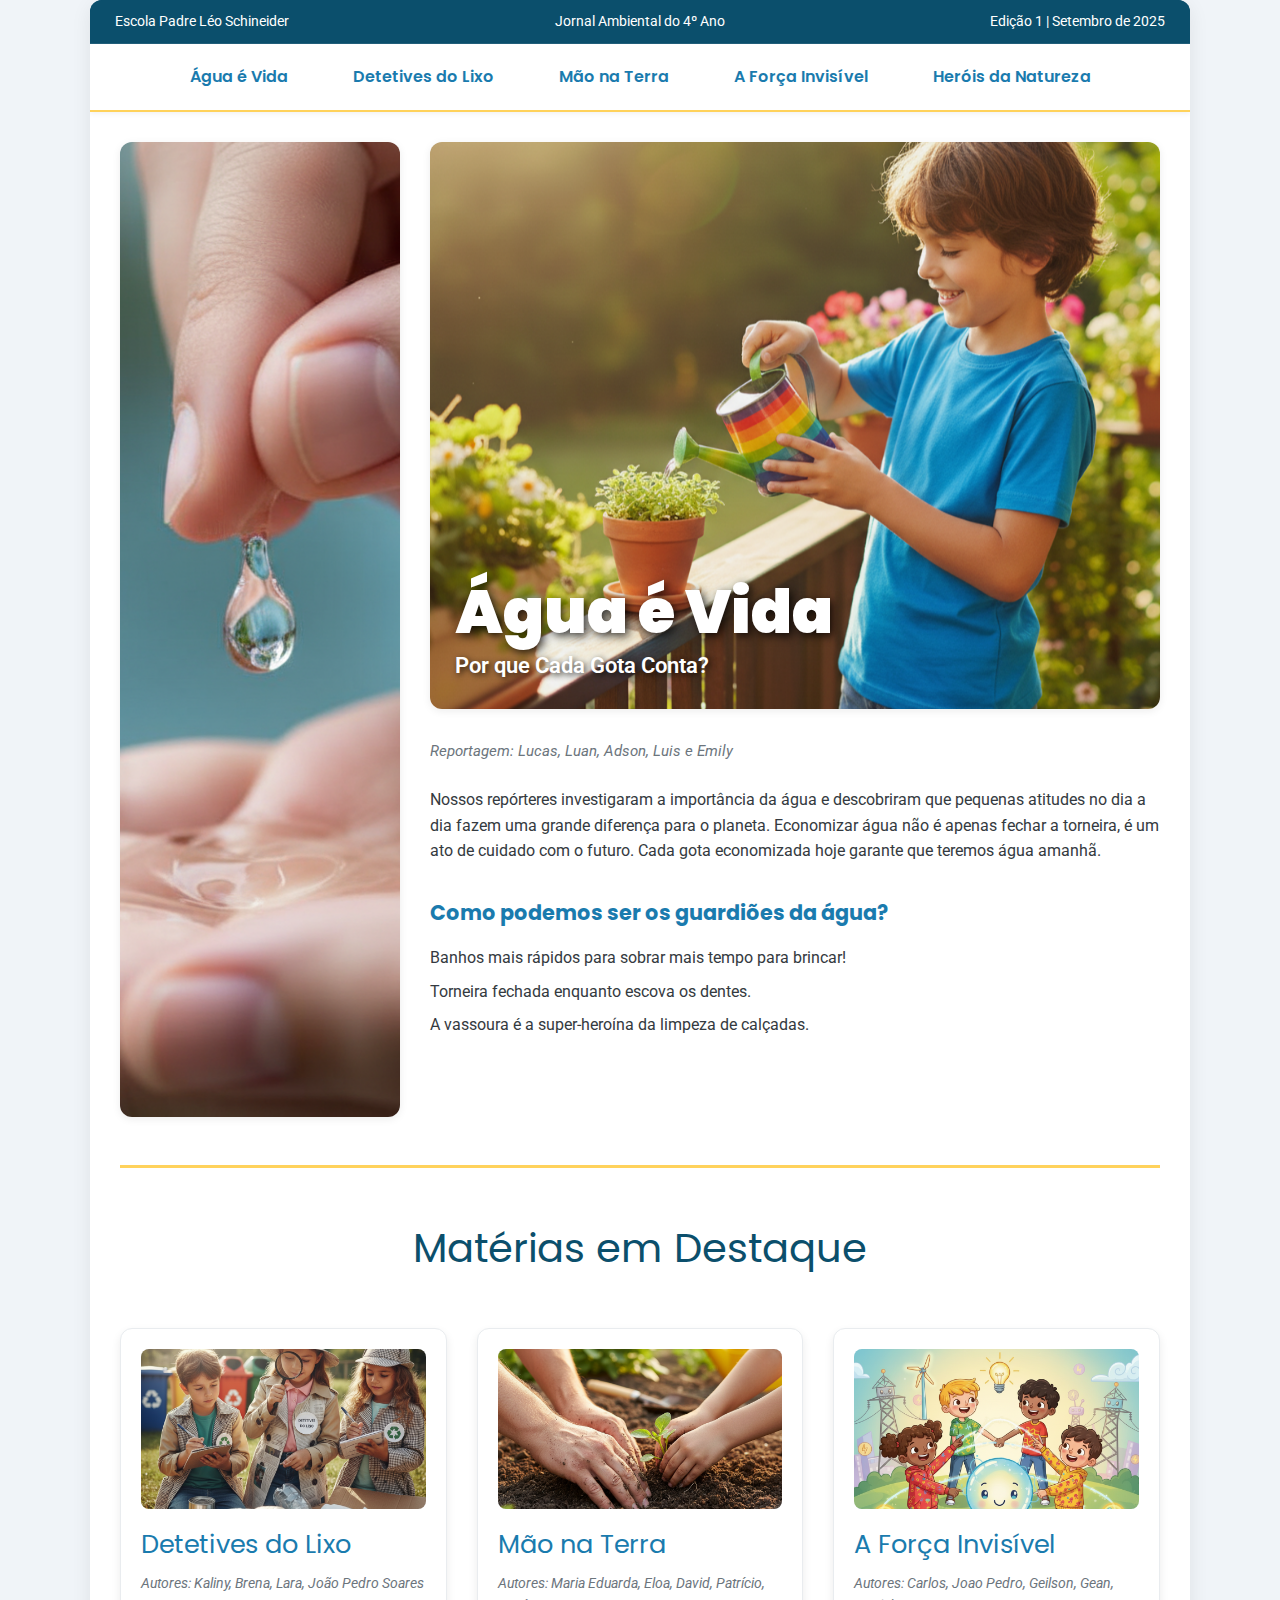
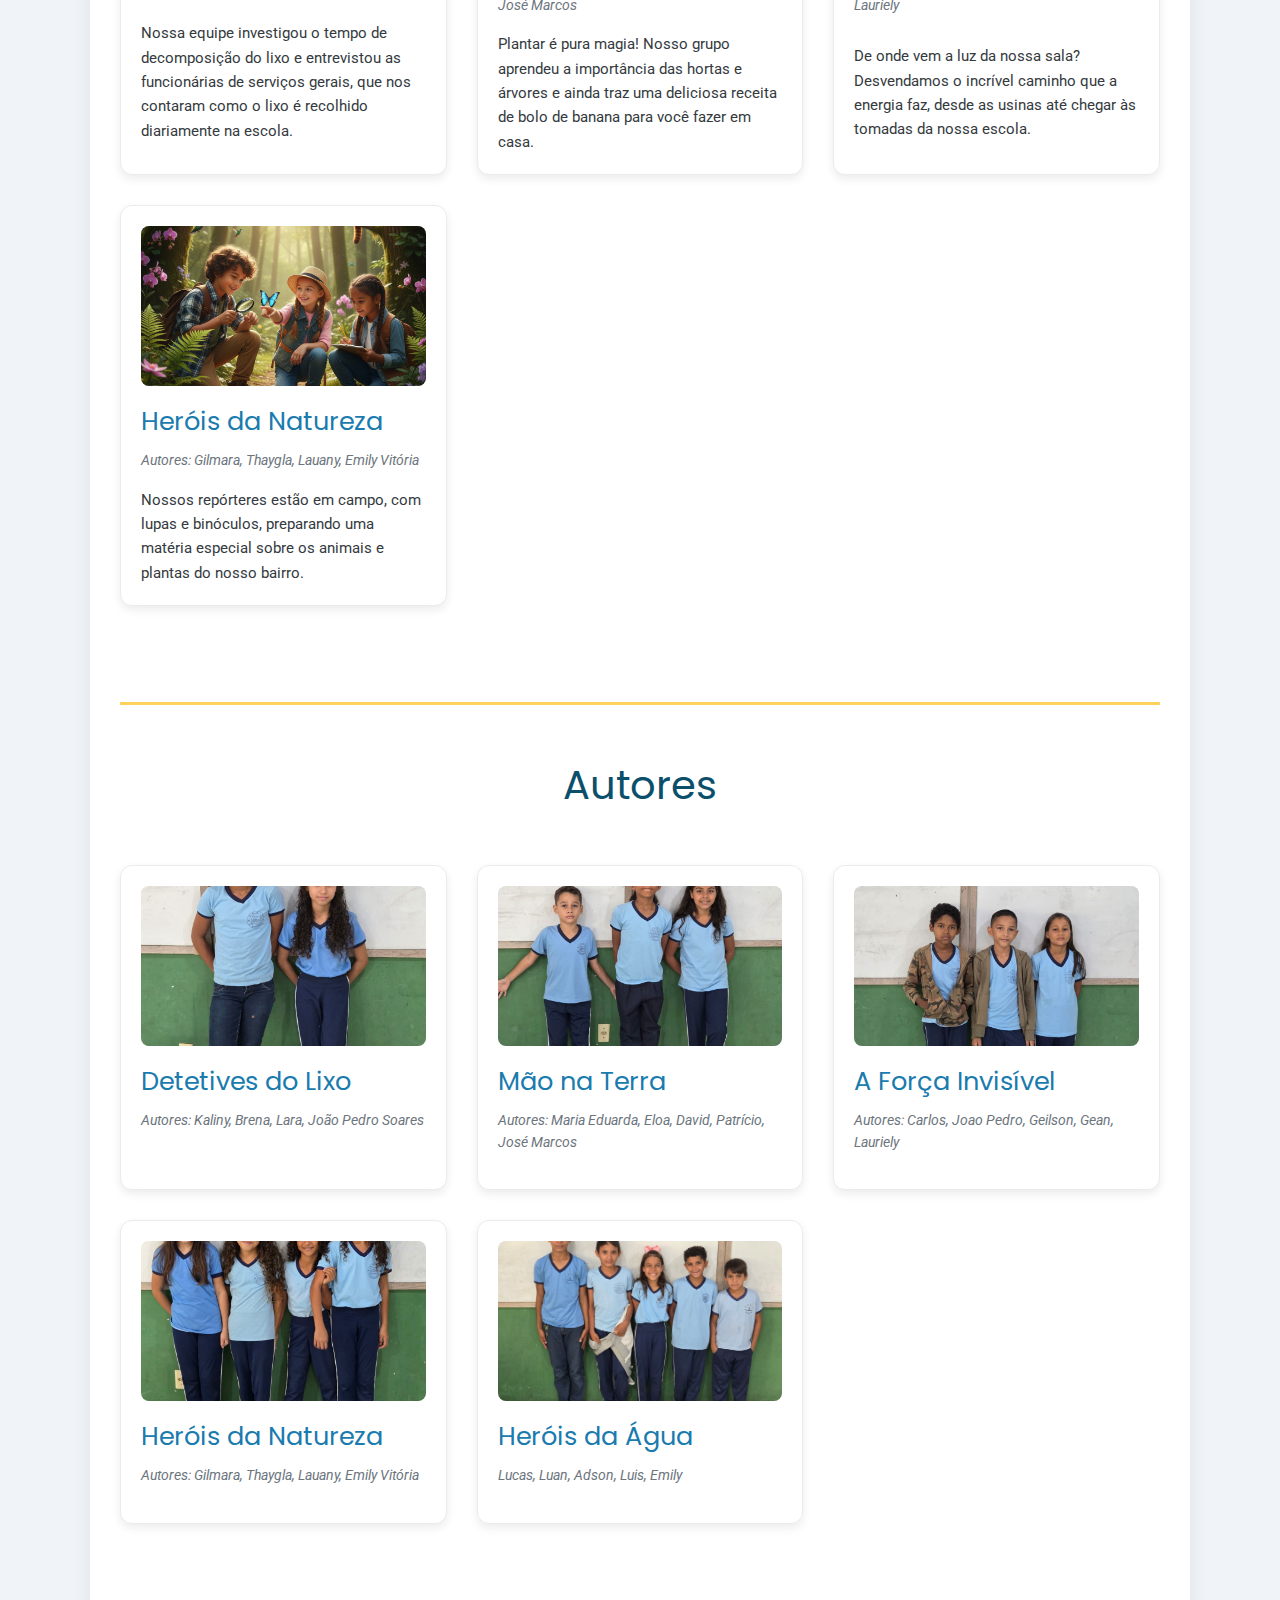
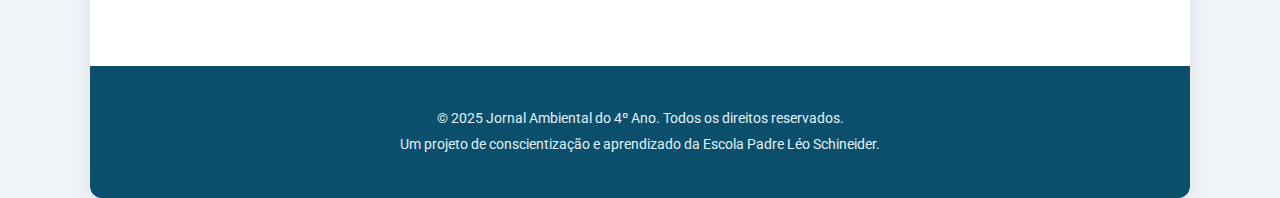
<file: index.html>
<!DOCTYPE html>
<html lang="pt-BR">
<head>
    <meta charset="UTF-8">
    <meta name="viewport" content="width=device-width, initial-scale=1.0">
    <title>Jornal Ambiental do 4º Ano</title>
    <link rel="stylesheet" href="styles/index/reset.css"> 
    <link rel="stylesheet" href="styles/index/style.css"> 
</head>
<body>
    <div class="container">
        <header>
            <div class="header-info">
                <span>Escola Padre Léo Schineider</span>
                <span>Jornal Ambiental do 4º Ano</span>
                <span>Edição 1 | Setembro de 2025</span>
            </div>
            <nav class="main-nav">
                <ul>
                    <li><a href="materia-agua.html">Água é Vida</a></li>
                    <li><a href="materia-lixo.html">Detetives do Lixo</a></li>
                    <li><a href="materia-horta.html">Mão na Terra</a></li>
                    <li><a href="materia-energia.html">A Força Invisível</a></li>
                    <li><a href="materia-natureza.html">Heróis da Natureza</a></li>
                </ul>
            </nav>
        </header>

        <main>
            <section class="main-article">
                <div class="side-photo-placeholder">
                    <img src="assets/mao-gota-dagua.png" alt="Mãos segurando uma gota d'água">
                </div>
                <div class="main-photo-placeholder">
                    <img src="assets/menino-regador.png" alt="Criança regando uma planta">
                    <div class="image-title-overlay">
                        <h1>Água é Vida</h1>
                        <p>Por que Cada Gota Conta?</p>
                    </div>
                </div>
                <div class="main-content">
                    <h2 class="article-title">Água é Vida: Por que Cada Gota Conta?</h2>
                    <p class="autores">Reportagem: <strong>Lucas, Luan, Adson, Luis e Emily</strong></p>
                    <p>Nossos repórteres investigaram a importância da água e descobriram que pequenas atitudes no dia a dia fazem uma grande diferença para o planeta. Economizar água não é apenas fechar a torneira, é um ato de cuidado com o futuro. Cada gota economizada hoje garante que teremos água amanhã.</p>
                    <h4>Como podemos ser os guardiões da água?</h4>
                    <ul>
                        <li>Banhos mais rápidos para sobrar mais tempo para brincar!</li>
                        <li>Torneira fechada enquanto escova os dentes.</li>
                        <li>A vassoura é a super-heroína da limpeza de calçadas.</li>
                    </ul>
                </div>
            </section>

            <section class="featured-section">
                <h2>Matérias em Destaque</h2>
                <div class="featured-articles-grid">
                     <a href="materia-lixo.html" class="featured-card">
                        <div class="card-photo-wrapper">
                            <img src="assets/detetive-lixo.png" alt="Criança olhando para o lixo no chão">
                        </div>
                        <h3>Detetives do Lixo</h3>
                        <p class="autores">Autores: Kaliny, Brena, Lara, João Pedro Soares</p>
                        <p>Nossa equipe investigou o tempo de decomposição do lixo e entrevistou as funcionárias de serviços gerais, que nos contaram como o lixo é recolhido diariamente na escola.</p>
                    </a>
                    <a href="materia-horta.html" class="featured-card">
                        <div class="card-photo-wrapper">
                             <img src="assets/mao-na-terra.png" alt="Mãos plantando uma semente">
                        </div>
                        <h3>Mão na Terra</h3>
                        <p class="autores">Autores: Maria Eduarda, Eloa, David, Patrício, José Marcos</p>
                        <p>Plantar é pura magia! Nosso grupo aprendeu a importância das hortas e árvores e ainda traz uma deliciosa receita de bolo de banana para você fazer em casa.</p>
                    </a>
                    <a href="materia-energia.html" class="featured-card">
                        <div class="card-photo-wrapper">
                             <img src="assets/forca-invisivel.png" alt="Lâmpada acesa com raios de energia">
                        </div>
                        <h3>A Força Invisível</h3>
                        <p class="autores">Autores: Carlos, Joao Pedro, Geilson, Gean, Lauriely</p>
                        <p>De onde vem a luz da nossa sala? Desvendamos o incrível caminho que a energia faz, desde as usinas até chegar às tomadas da nossa escola.</p>
                    </a>
                     <a href="materia-natureza.html" class="featured-card">
                        <div class="card-photo-wrapper">
                             <img src="assets/herois-natureza.png" alt="Crianças explorando a natureza com lupa e binóculos">
                        </div>
                        <h3>Heróis da Natureza</h3>
                        <p class="autores">Autores: Gilmara, Thaygla, Lauany, Emily Vitória</p>
                        <p>Nossos repórteres estão em campo, com lupas e binóculos, preparando uma matéria especial sobre os animais e plantas do nosso bairro.</p>
                    </a>
                </div>
            </section>

                       <section class="featured-section">
                <h2>Autores</h2>
                <div class="featured-articles-grid">
                     <a href="materia-lixo.html" class="featured-card">
                        <div class="card-photo-wrapper">
                            <img src="assets/grupo-detetives-lixo.jpg" alt="Criança olhando para o lixo no chão">
                        </div>
                        <h3>Detetives do Lixo</h3>
                        <p class="autores">Autores: Kaliny, Brena, Lara, João Pedro Soares</p>
                    </a>
                    <a href="materia-horta.html" class="featured-card">
                        <div class="card-photo-wrapper">
                             <img src="assets/grupo-mao-terra.jpg" alt="Mãos plantando uma semente">
                        </div>
                        <h3>Mão na Terra</h3>
                        <p class="autores">Autores: Maria Eduarda, Eloa, David, Patrício, José Marcos</p>
                    </a>
                    <a href="materia-energia.html" class="featured-card">
                        <div class="card-photo-wrapper">
                             <img src="assets/grupo-energia.jpg" alt="Lâmpada acesa com raios de energia">
                        </div>
                        <h3>A Força Invisível</h3>
                        <p class="autores">Autores: Carlos, Joao Pedro, Geilson, Gean, Lauriely</p>
                    </a>
                     <a href="materia-natureza.html" class="featured-card">
                        <div class="card-photo-wrapper">
                             <img src="assets/grupo-herois-natureza.jpg" alt="Crianças explorando a natureza com lupa e binóculos">
                        </div>
                        <h3>Heróis da Natureza</h3>
                        <p class="autores">Autores: Gilmara, Thaygla, Lauany, Emily Vitória</p>
                    </a>
                        <a href="materia-agua.html" class="featured-card">
                        <div class="card-photo-wrapper">
                             <img src="assets/grupo-agua.jpg" alt="Crianças explorando a água com lupa e binóculos">
                        </div>
                        <h3>Heróis da Água</h3>
                        <p class="autores">Lucas, Luan, Adson, Luis, Emily</p>
                    </a>
                </div>
            </section>
        </main>

        <footer class="site-footer">
            <p>&copy; 2025 Jornal Ambiental do 4º Ano. Todos os direitos reservados.</p>
            <p>Um projeto de conscientização e aprendizado da Escola Padre Léo Schineider.</p>
        </footer>
    </div>
</body>
</html>
</file>
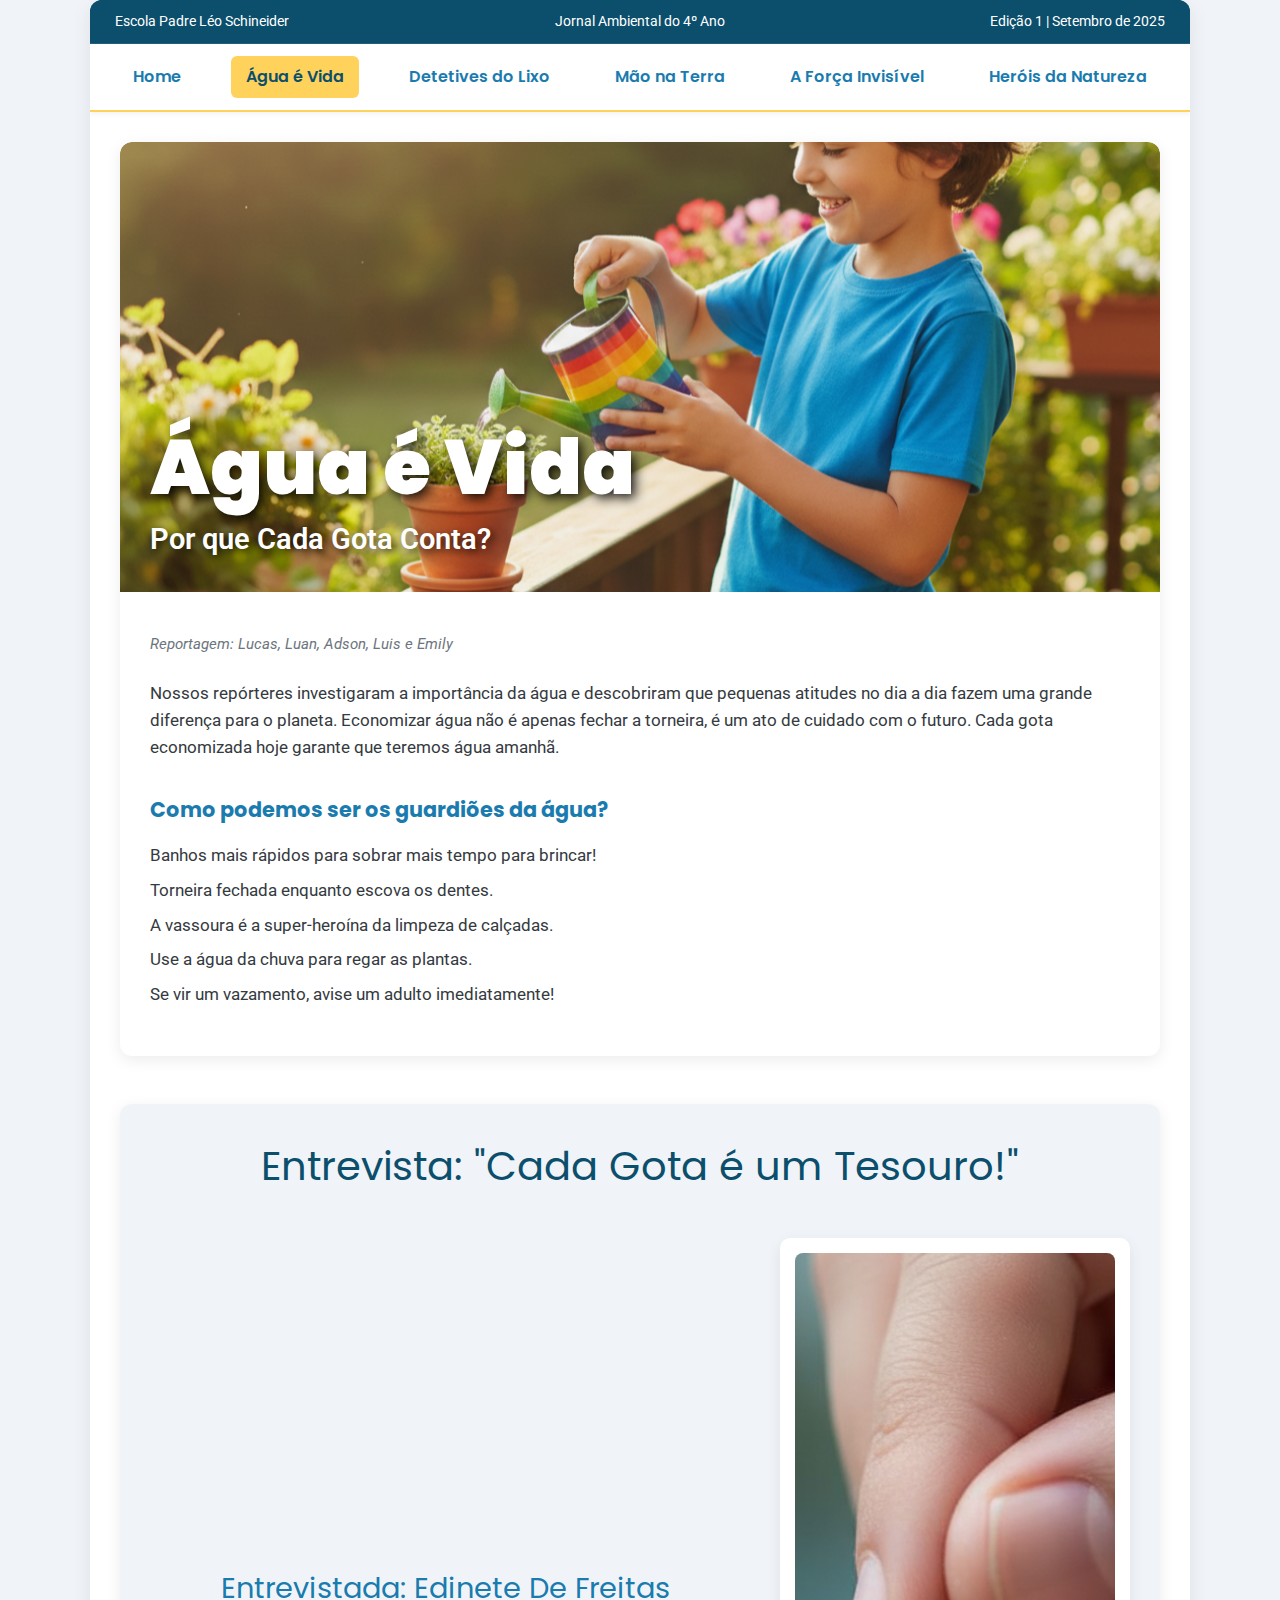
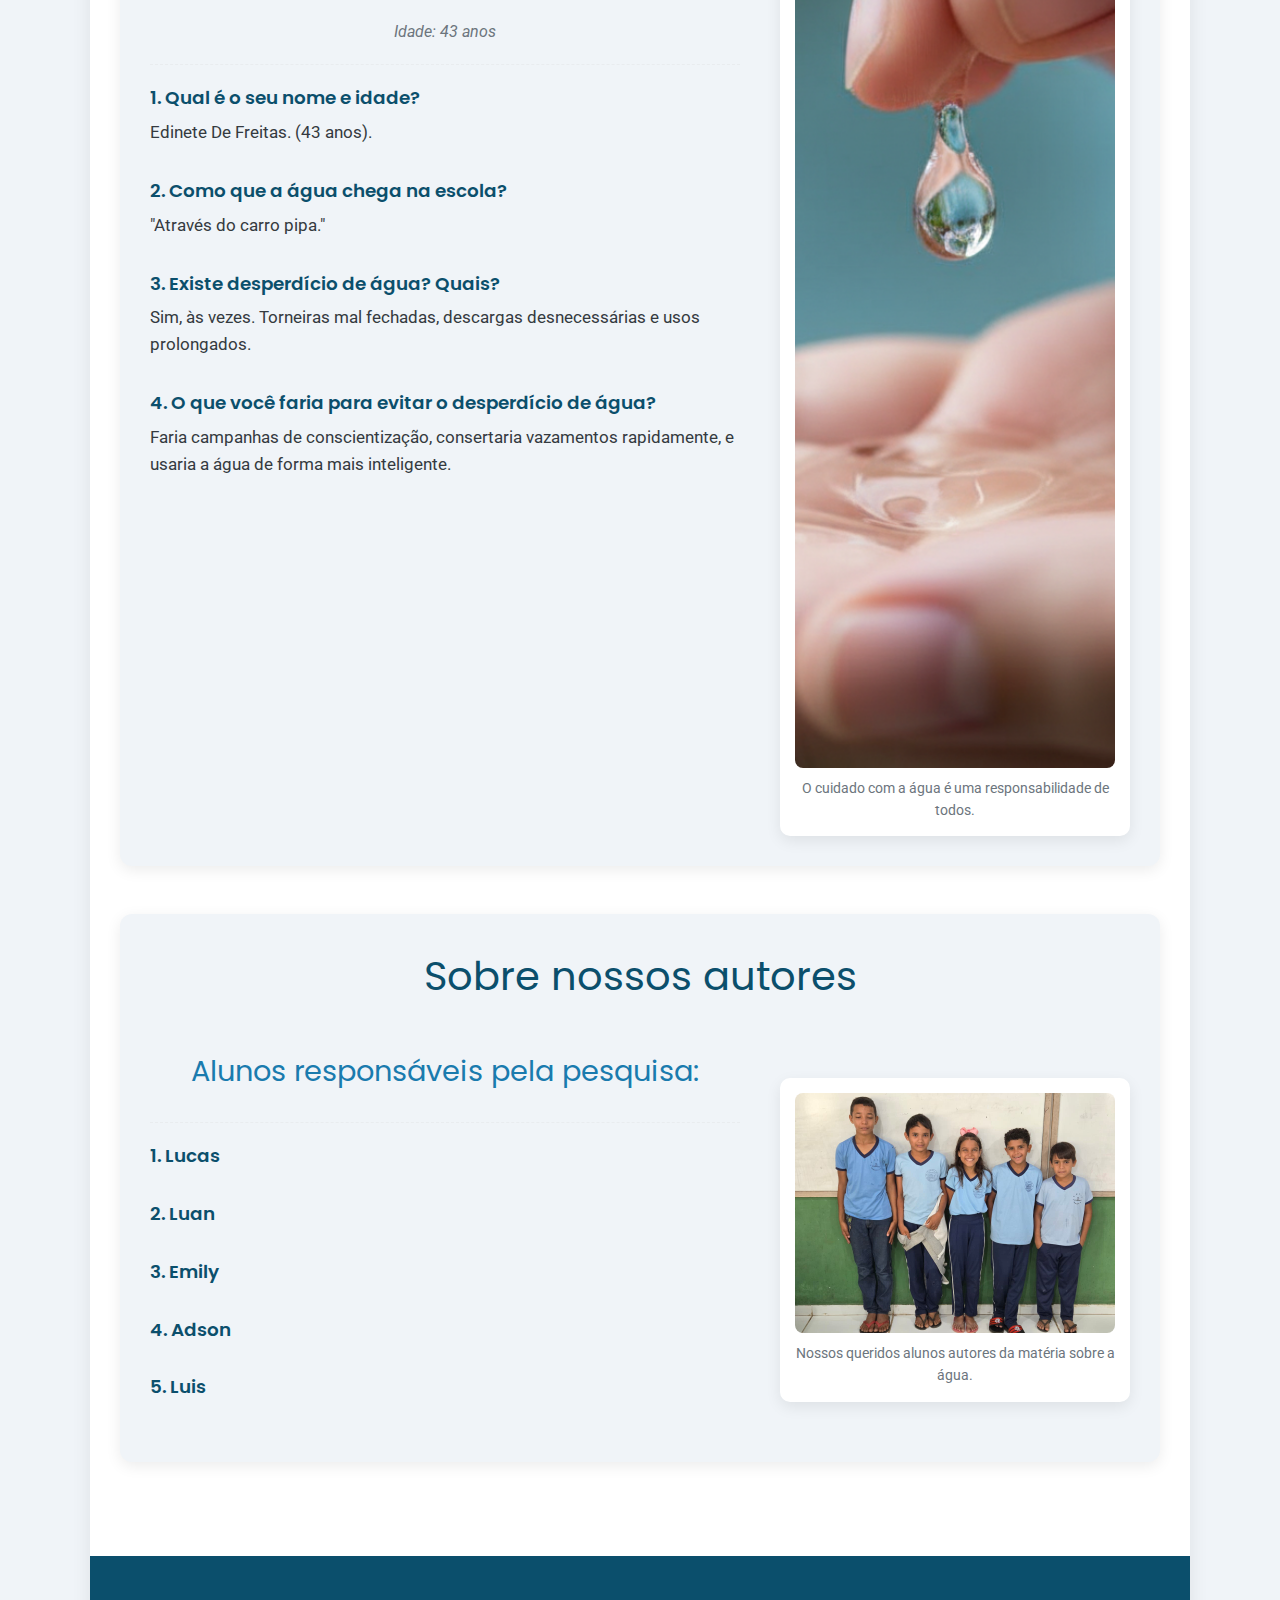
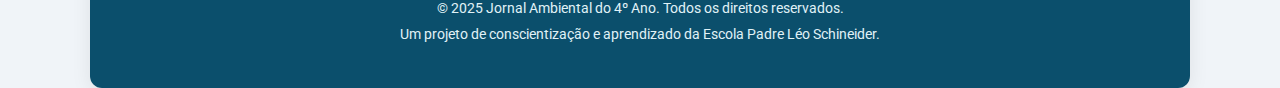
<file: materia-agua.html>
<!DOCTYPE html>
<html lang="pt-BR">
<head>
    <meta charset="UTF-8">
    <meta name="viewport" content="width=device-width, initial-scale=1.0">
    <title>Água é Vida | Jornal Ambiental do 4º Ano</title>
    <link rel="stylesheet" href="styles/index/reset.css"> 
    <link rel="stylesheet" href="styles/index/style.css"> 
    <link rel="stylesheet" href="styles/materia-agua/style.css">
</head>
<body>
    <div class="container">
        <header>
            <div class="header-info">
                <span>Escola Padre Léo Schineider</span>
                <span>Jornal Ambiental do 4º Ano</span>
                <span>Edição 1 | Setembro de 2025</span>
            </div>
            <nav class="main-nav">
                <ul>
                    <li><a href="index.html">Home</a></li>
                    <li><a href="materia-agua.html" class="active">Água é Vida</a></li>
                    <li><a href="materia-lixo.html">Detetives do Lixo</a></li>
                    <li><a href="materia-horta.html">Mão na Terra</a></li>
                    <li><a href="materia-energia.html">A Força Invisível</a></li>
                    <li><a href="materia-natureza.html">Heróis da Natureza</a></li>
                    </ul>
            </nav>
        </header>

        <main class="single-article-page">
            <article class="main-content-full">
                <div class="article-header-image">
                    <img src="assets/menino-regador.png" alt="Criança regando uma planta">
                    <div class="image-title-overlay">
                        <h1>Água é Vida</h1>
                        <p>Por que Cada Gota Conta?</p>
                    </div>
                </div>

                <div class="article-body">
                    <p class="autores">Reportagem: <strong>Lucas, Luan, Adson, Luis e Emily</strong></p>
                    <p>Nossos repórteres investigaram a importância da água e descobriram que pequenas atitudes no dia a dia fazem uma grande diferença para o planeta. Economizar água não é apenas fechar a torneira, é um ato de cuidado com o futuro. Cada gota economizada hoje garante que teremos água amanhã.</p>
                    <h4>Como podemos ser os guardiões da água?</h4>
                    <ul>
                        <li>Banhos mais rápidos para sobrar mais tempo para brincar!</li>
                        <li>Torneira fechada enquanto escova os dentes.</li>
                        <li>A vassoura é a super-heroína da limpeza de calçadas.</li>
                        <li>Use a água da chuva para regar as plantas.</li>
                        <li>Se vir um vazamento, avise um adulto imediatamente!</li>
                    </ul>
                </div>
            </article>

            <section class="interview-section">
                <h2>Entrevista: "Cada Gota é um Tesouro!"</h2>
                <div class="interview-grid-container"> <div class="interview-content">
                        <div class="interviewee-info">
                            <h3>Entrevistada: Edinete De Freitas</h3>
                            <p>Idade: 43 anos</p>
                        </div>

                        <div class="questions-answers">
                            <div class="qa-item">
                                <p class="question">1. Qual é o seu nome e idade?</p>
                                <p class="answer">Edinete De Freitas. (43 anos).</p>
                            </div>
                            <div class="qa-item">
                                <p class="question">2. Como que a água chega na escola?</p>
                                <p class="answer">"Através do carro pipa."</p>
                            </div>
                            <div class="qa-item">
                                <p class="question">3. Existe desperdício de água? Quais?</p>
                                <p class="answer">Sim, às vezes. Torneiras mal fechadas, descargas desnecessárias e usos prolongados.</p>
                            </div>
                            <div class="qa-item">
                                <p class="question">4. O que você faria para evitar o desperdício de água?</p>
                                <p class="answer">Faria campanhas de conscientização, consertaria vazamentos rapidamente, e usaria a água de forma mais inteligente.</p>
                            </div>
                        </div>
                    </div>
                    <div class="interview-image">
                        <img src="assets/mao-gota-dagua.png" alt="Mãos segurando uma gota d'água, simbolizando a entrevista sobre água.">
                        <p class="image-caption">O cuidado com a água é uma responsabilidade de todos.</p>
                    </div>
                </div>
            </section>

            <section class="interview-section">
                <h2>Sobre nossos autores</h2>
                <div class="interview-grid-container"> <div class="interview-content">
                        <div class="interviewee-info">
                            <h3>Alunos responsáveis pela pesquisa:</h3>
                        </div>

                        <div class="questions-answers">
                            <div class="qa-item">
                                <p class="question">1. Lucas</p>
                            </div>
                            <div class="qa-item">
                                <p class="question">2. Luan</p>
                            </div>
                            <div class="qa-item">
                                <p class="question">3. Emily</p>
                            </div>
                            <div class="qa-item">
                                <p class="question">4. Adson</p>
                            </div>
                            <div class="qa-item">
                                <p class="question">5. Luis</p>
                            </div> 
                        </div>
                    </div>
                    <div class="interview-image">
                        <img src="assets/grupo-agua.jpg" alt="Foto dos alunos autores da matéria sobre água.">
                        <p class="image-caption">Nossos queridos alunos autores da matéria sobre a água.</p>
                    </div>
                </div>
            </section>
        </main>

        <footer class="site-footer">
            <p>&copy; 2025 Jornal Ambiental do 4º Ano. Todos os direitos reservados.</p>
            <p>Um projeto de conscientização e aprendizado da Escola Padre Léo Schineider.</p>
        </footer>
    </div>
</body>
</html>
</file>
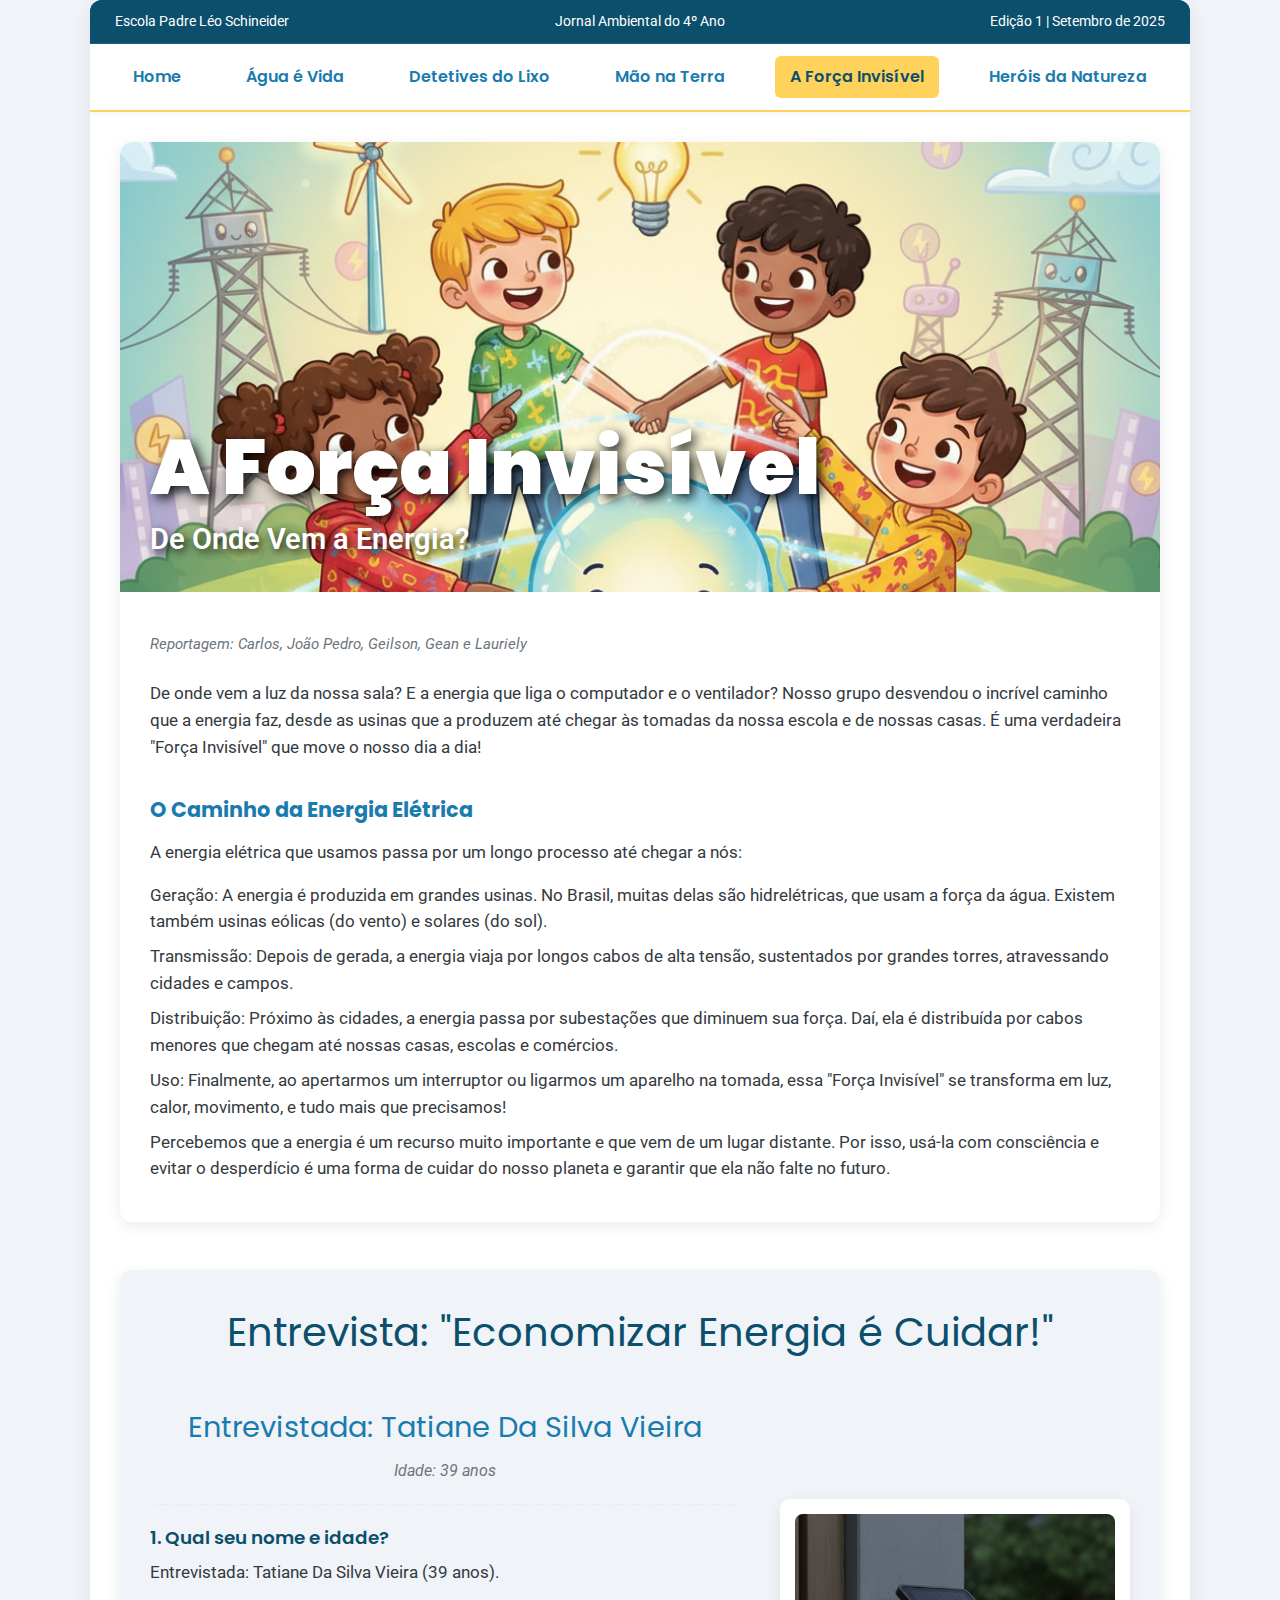
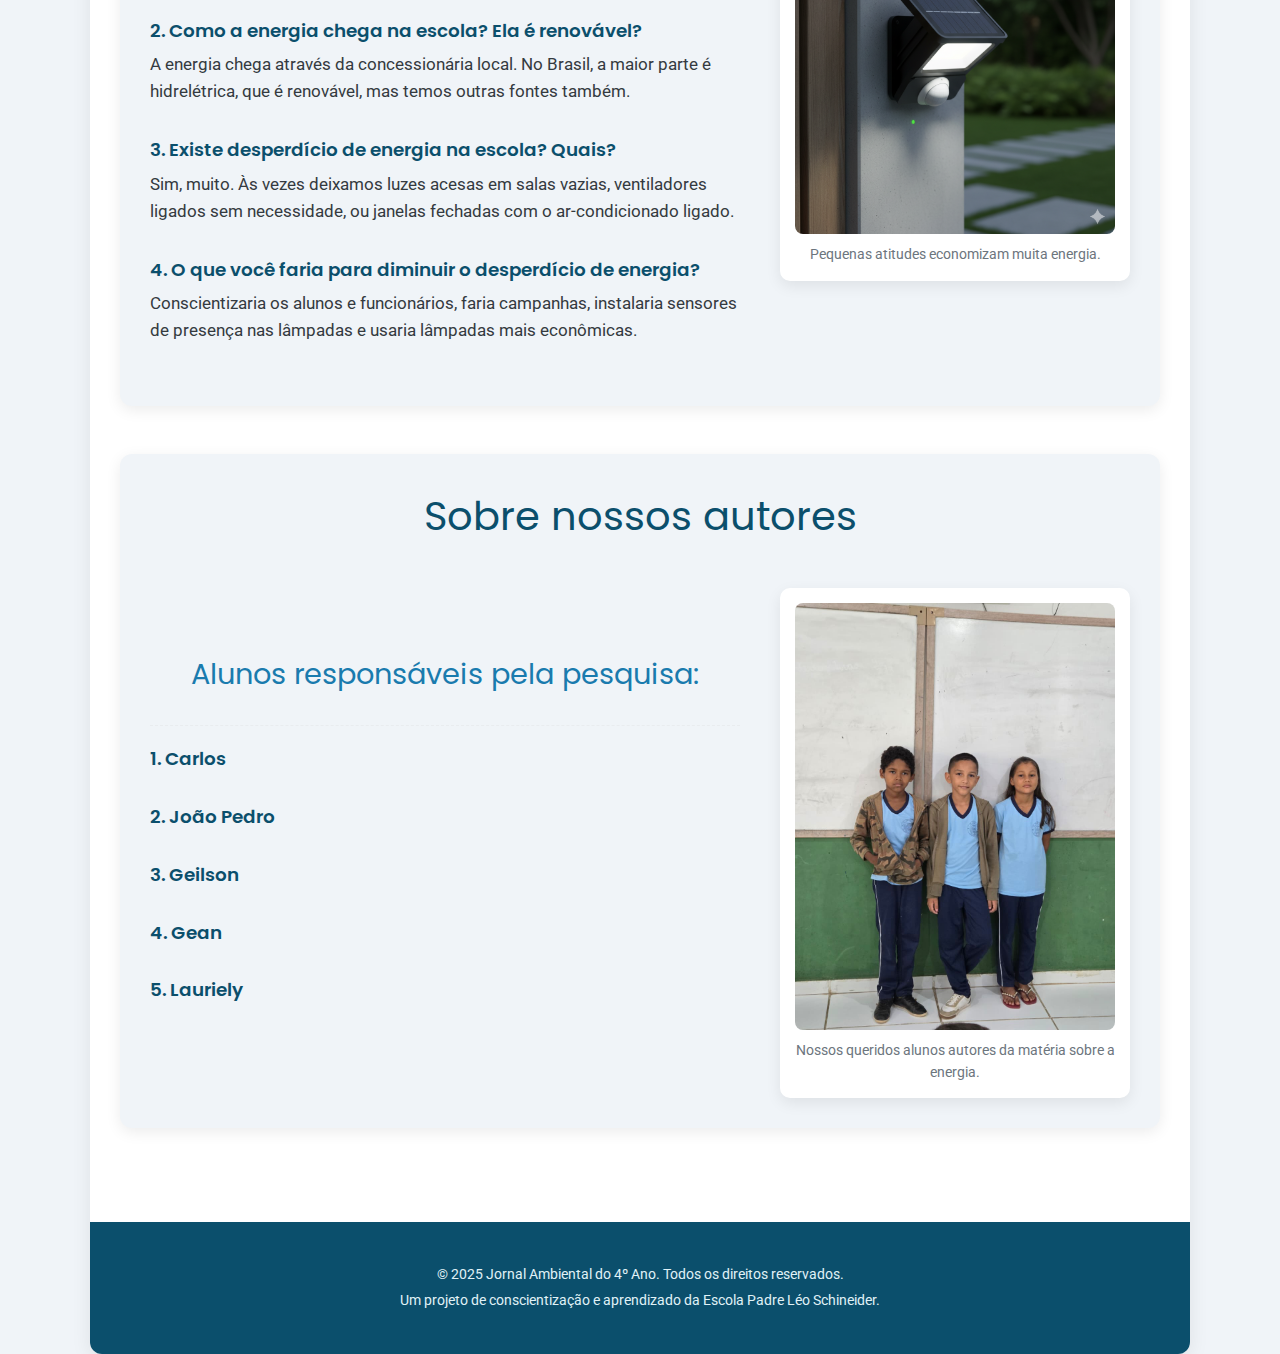
<file: materia-energia.html>
<!DOCTYPE html>
<html lang="pt-BR">
<head>
    <meta charset="UTF-8">
    <meta name="viewport" content="width=device-width, initial-scale=1.0">
    <title>A Força Invisível | Jornal Ambiental do 4º Ano</title>
    <link rel="stylesheet" href="styles/index/reset.css">
    <link rel="stylesheet" href="styles/index/style.css">
    <link rel="stylesheet" href="styles/materia-energia/style.css"> </head>
<body>
    <div class="container">
        <header>
            <div class="header-info">
                <span>Escola Padre Léo Schineider</span>
                <span>Jornal Ambiental do 4º Ano</span>
                <span>Edição 1 | Setembro de 2025</span>
            </div>
            <nav class="main-nav">
                <ul>
                    <li><a href="index.html">Home</a></li>
                    <li><a href="materia-agua.html">Água é Vida</a></li>
                    <li><a href="materia-lixo.html">Detetives do Lixo</a></li>
                    <li><a href="materia-horta.html">Mão na Terra</a></li>
                    <li><a href="materia-energia.html" class="active">A Força Invisível</a></li>
                    <li><a href="materia-natureza.html">Heróis da Natureza</a></li>
                </ul>
            </nav>
        </header>

        <main class="single-article-page">
            <article class="main-content-full">
                <div class="article-header-image">
                    <img src="assets/forca-invisivel.png" alt="Lâmpada acesa com raios de energia">
                    <div class="image-title-overlay">
                        <h1>A Força Invisível</h1>
                        <p>De Onde Vem a Energia?</p>
                    </div>
                </div>

                <div class="article-body">
                    <p class="autores">Reportagem: <strong>Carlos, João Pedro, Geilson, Gean e Lauriely</strong></p>
                    <p>De onde vem a luz da nossa sala? E a energia que liga o computador e o ventilador? Nosso grupo desvendou o incrível caminho que a energia faz, desde as usinas que a produzem até chegar às tomadas da nossa escola e de nossas casas. É uma verdadeira "Força Invisível" que move o nosso dia a dia!</p>

                    <h4>O Caminho da Energia Elétrica</h4>
                    <p>A energia elétrica que usamos passa por um longo processo até chegar a nós:</p>
                    <ul>
                        <li><strong>Geração:</strong> A energia é produzida em grandes usinas. No Brasil, muitas delas são hidrelétricas, que usam a força da água. Existem também usinas eólicas (do vento) e solares (do sol).</li>
                        <li><strong>Transmissão:</strong> Depois de gerada, a energia viaja por longos cabos de alta tensão, sustentados por grandes torres, atravessando cidades e campos.</li>
                        <li><strong>Distribuição:</strong> Próximo às cidades, a energia passa por subestações que diminuem sua força. Daí, ela é distribuída por cabos menores que chegam até nossas casas, escolas e comércios.</li>
                        <li><strong>Uso:</strong> Finalmente, ao apertarmos um interruptor ou ligarmos um aparelho na tomada, essa "Força Invisível" se transforma em luz, calor, movimento, e tudo mais que precisamos!</li>
                    </ul>
                    <p>Percebemos que a energia é um recurso muito importante e que vem de um lugar distante. Por isso, usá-la com consciência e evitar o desperdício é uma forma de cuidar do nosso planeta e garantir que ela não falte no futuro.</p>
                </div>
            </article>

            <section class="interview-section">
                <h2>Entrevista: "Economizar Energia é Cuidar!"</h2>
                <div class="interview-grid-container">
                    <div class="interview-content">
                        <div class="interviewee-info">
                            <h3>Entrevistada: Tatiane Da Silva Vieira</h3>
                            <p>Idade: 39 anos</p>
                        </div>

                        <div class="questions-answers">
                            <div class="qa-item">
                                <p class="question">1. Qual seu nome e idade?</p>
                                <p class="answer">Entrevistada: Tatiane Da Silva Vieira (39 anos).</p>
                            </div>
                            <div class="qa-item">
                                <p class="question">2. Como a energia chega na escola? Ela é renovável?</p>
                                <p class="answer">A energia chega através da concessionária local. No Brasil, a maior parte é hidrelétrica, que é renovável, mas temos outras fontes também.</p>
                            </div>
                            <div class="qa-item">
                                <p class="question">3. Existe desperdício de energia na escola? Quais?</p>
                                <p class="answer">Sim, muito. Às vezes deixamos luzes acesas em salas vazias, ventiladores ligados sem necessidade, ou janelas fechadas com o ar-condicionado ligado.</p>
                            </div>
                            <div class="qa-item">
                                <p class="question">4. O que você faria para diminuir o desperdício de energia?</p>
                                <p class="answer">Conscientizaria os alunos e funcionários, faria campanhas, instalaria sensores de presença nas lâmpadas e usaria lâmpadas mais econômicas.</p>
                            </div>
                        </div>
                    </div>
                    <div class="interview-image">
                        <img src="assets/lampada-economia.png" alt="Lâmpada ecológica para economia de energia">
                        <p class="image-caption">Pequenas atitudes economizam muita energia.</p>
                    </div>
                </div>
            </section>

               <section class="interview-section">
                <h2>Sobre nossos autores</h2>
                <div class="interview-grid-container"> <div class="interview-content">
                        <div class="interviewee-info">
                            <h3>Alunos responsáveis pela pesquisa:</h3>
                        </div>

                        <div class="questions-answers">
                            <div class="qa-item">
                                <p class="question">1. Carlos</p>
                            </div>
                            <div class="qa-item">
                                <p class="question">2. João Pedro</p>
                            </div>
                            <div class="qa-item">
                                <p class="question">3. Geilson</p>
                            </div>
                            <div class="qa-item">
                                <p class="question">4. Gean</p>
                            </div>
                             <div class="qa-item">
                                <p class="question">5. Lauriely</p>
                            </div>
                        </div>
                    </div>
                    <div class="interview-image">
                        <img src="assets/grupo-energia.jpg" alt="Foto dos alunos autores da matéria sobre energia.">
                        <p class="image-caption">Nossos queridos alunos autores da matéria sobre a energia.</p>
                    </div>
                </div>
            </section>
        </main>

        <footer class="site-footer">
            <p>&copy; 2025 Jornal Ambiental do 4º Ano. Todos os direitos reservados.</p>
            <p>Um projeto de conscientização e aprendizado da Escola Padre Léo Schineider.</p>
        </footer>
    </div>
</body>
</html>
</file>
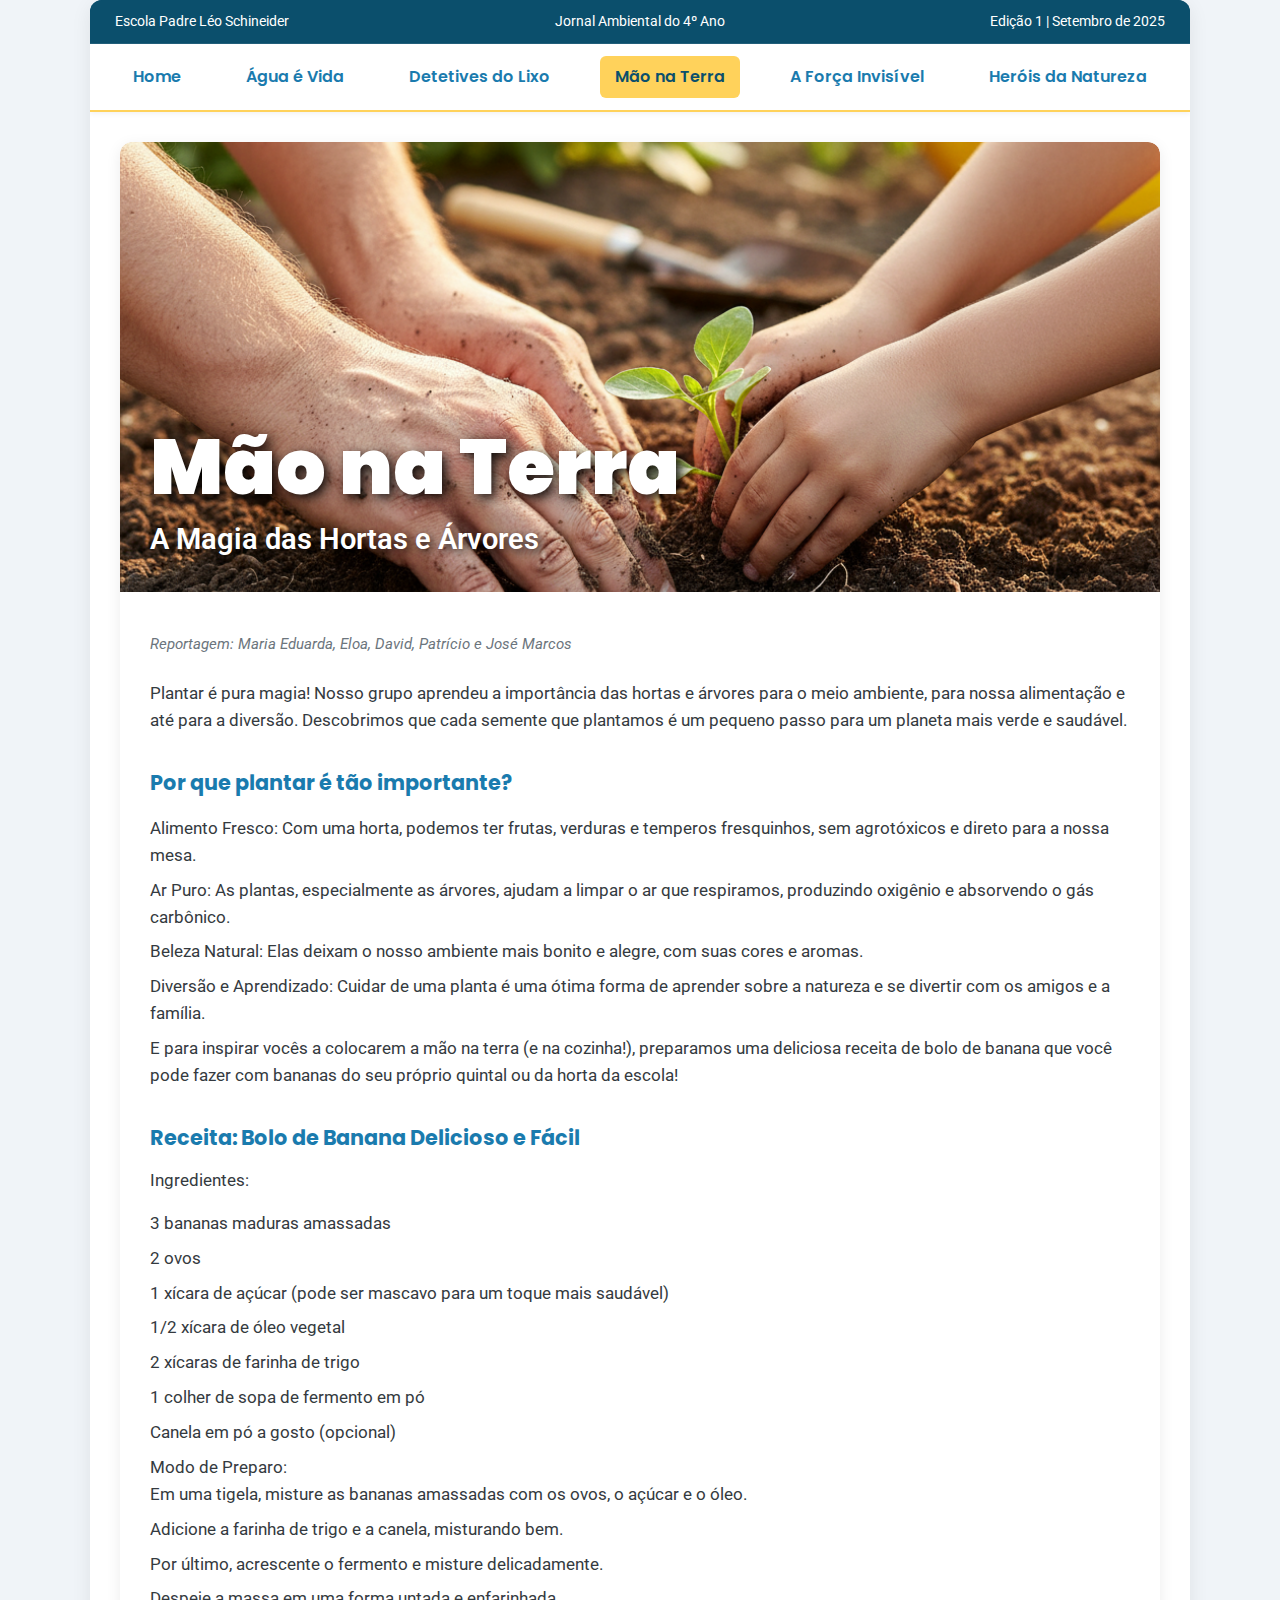
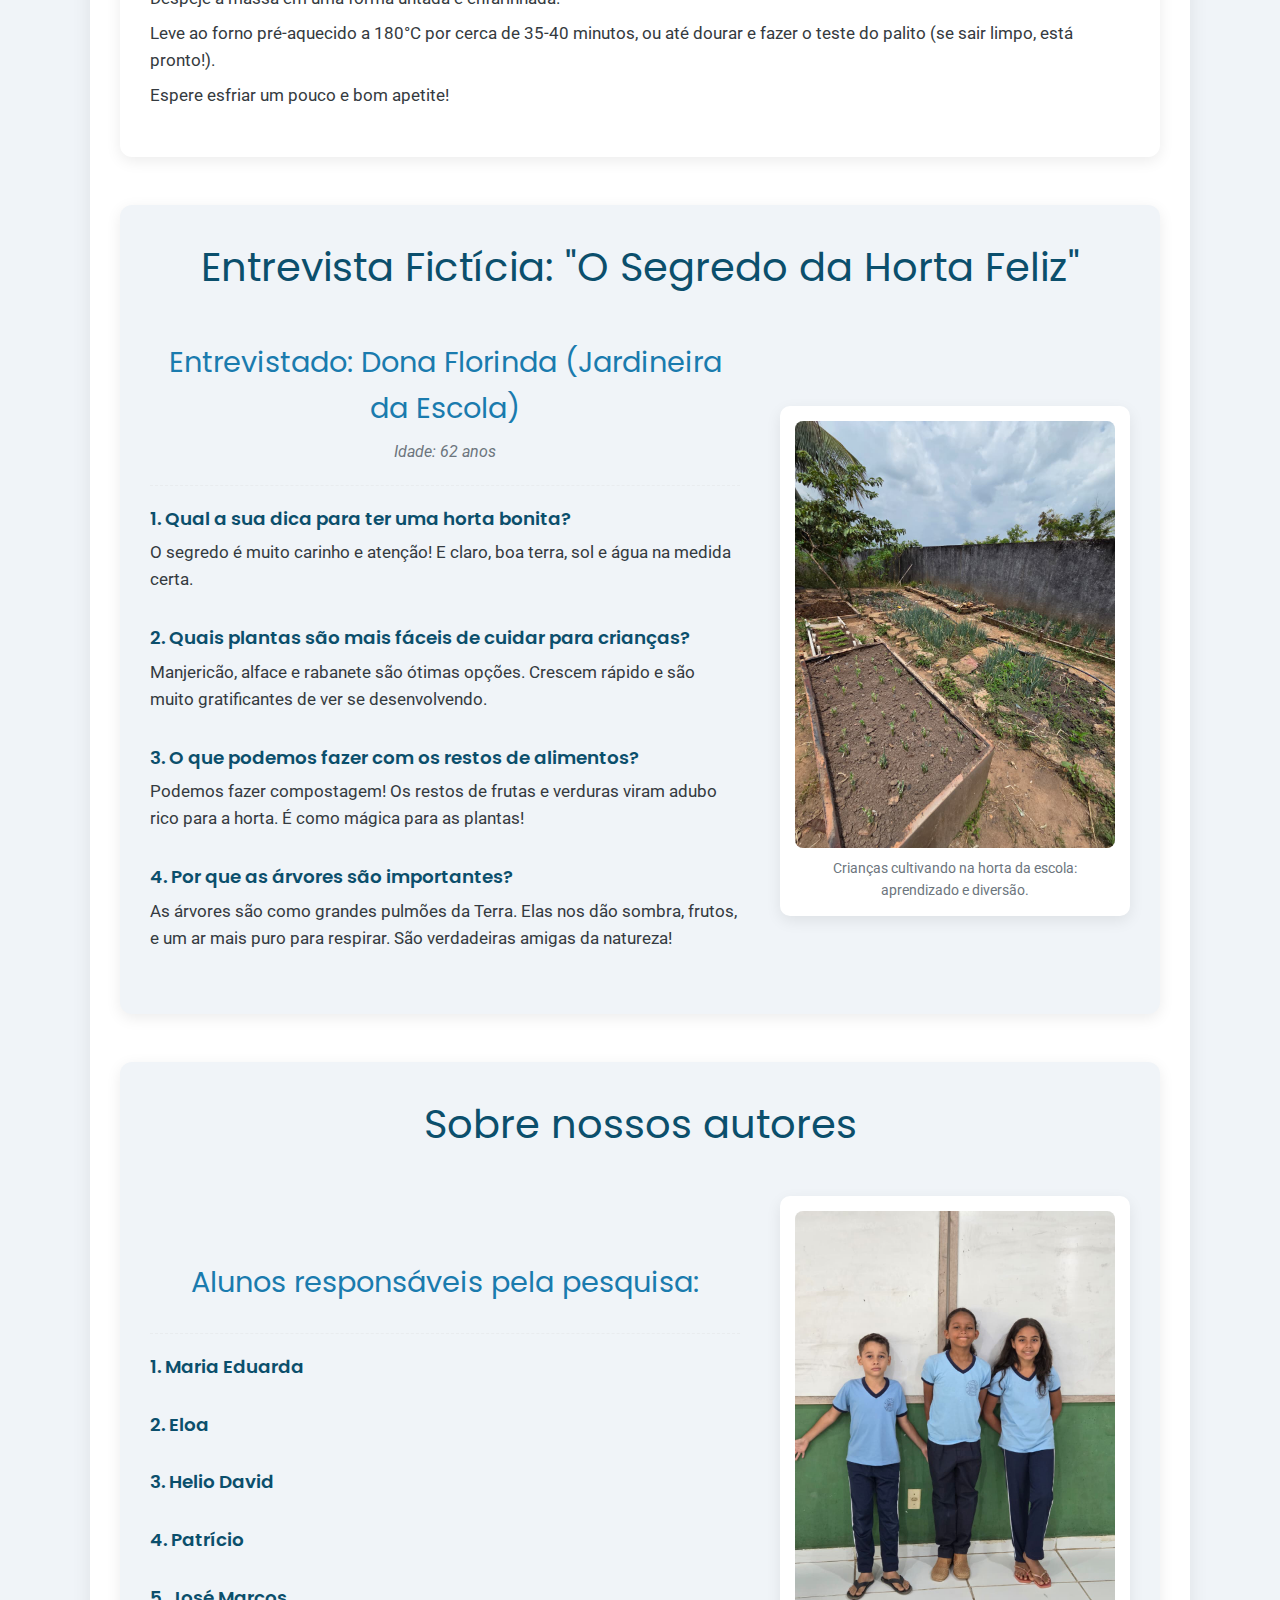
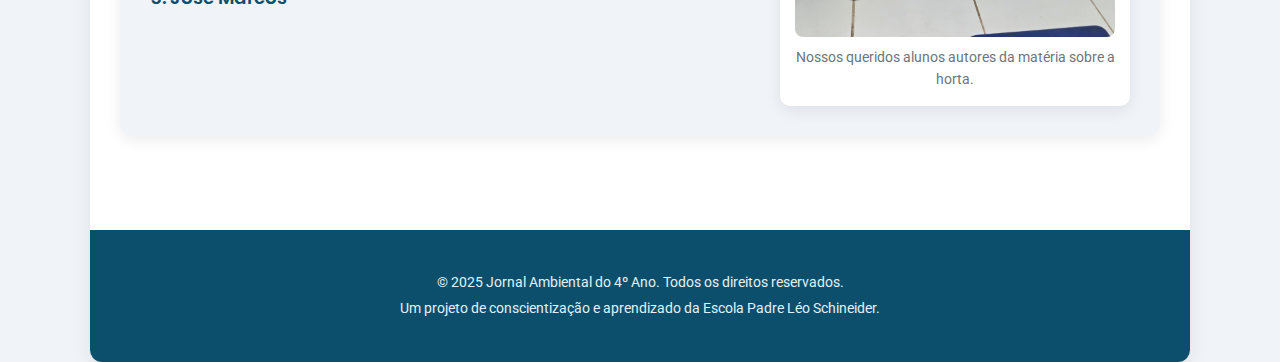
<file: materia-horta.html>
<!DOCTYPE html>
<html lang="pt-BR">
<head>
    <meta charset="UTF-8">
    <meta name="viewport" content="width=device-width, initial-scale=1.0">
    <title>Mão na Terra | Jornal Ambiental do 4º Ano</title>
    <link rel="stylesheet" href="styles/index/reset.css">
    <link rel="stylesheet" href="styles/index/style.css">
    <link rel="stylesheet" href="styles/materia-horta/style.css"> </head>
<body>
    <div class="container">
        <header>
            <div class="header-info">
                <span>Escola Padre Léo Schineider</span>
                <span>Jornal Ambiental do 4º Ano</span>
                <span>Edição 1 | Setembro de 2025</span>
            </div>
            <nav class="main-nav">
                <ul>
                    <li><a href="index.html">Home</a></li>
                    <li><a href="materia-agua.html">Água é Vida</a></li>
                    <li><a href="materia-lixo.html">Detetives do Lixo</a></li>
                    <li><a href="materia-horta.html" class="active">Mão na Terra</a></li>
                    <li><a href="materia-energia.html">A Força Invisível</a></li>
                    <li><a href="materia-natureza.html">Heróis da Natureza</a></li>
                </ul>
            </nav>
        </header>

        <main class="single-article-page">
            <article class="main-content-full">
                <div class="article-header-image">
                    <img src="assets/mao-na-terra.png" alt="Mãos plantando uma semente na terra">
                    <div class="image-title-overlay">
                        <h1>Mão na Terra</h1>
                        <p>A Magia das Hortas e Árvores</p>
                    </div>
                </div>

                <div class="article-body">
                    <p class="autores">Reportagem: <strong>Maria Eduarda, Eloa, David, Patrício e José Marcos</strong></p>
                    <p>Plantar é pura magia! Nosso grupo aprendeu a importância das hortas e árvores para o meio ambiente, para nossa alimentação e até para a diversão. Descobrimos que cada semente que plantamos é um pequeno passo para um planeta mais verde e saudável.</p>

                    <h4>Por que plantar é tão importante?</h4>
                    <ul>
                        <li><strong>Alimento Fresco:</strong> Com uma horta, podemos ter frutas, verduras e temperos fresquinhos, sem agrotóxicos e direto para a nossa mesa.</li>
                        <li><strong>Ar Puro:</strong> As plantas, especialmente as árvores, ajudam a limpar o ar que respiramos, produzindo oxigênio e absorvendo o gás carbônico.</li>
                        <li><strong>Beleza Natural:</strong> Elas deixam o nosso ambiente mais bonito e alegre, com suas cores e aromas.</li>
                        <li><strong>Diversão e Aprendizado:</strong> Cuidar de uma planta é uma ótima forma de aprender sobre a natureza e se divertir com os amigos e a família.</li>
                    </ul>
                    <p>E para inspirar vocês a colocarem a mão na terra (e na cozinha!), preparamos uma deliciosa receita de bolo de banana que você pode fazer com bananas do seu próprio quintal ou da horta da escola!</p>

                    <h4>Receita: Bolo de Banana Delicioso e Fácil</h4>
                    <p><strong>Ingredientes:</strong></p>
                    <ul>
                        <li>3 bananas maduras amassadas</li>
                        <li>2 ovos</li>
                        <li>1 xícara de açúcar (pode ser mascavo para um toque mais saudável)</li>
                        <li>1/2 xícara de óleo vegetal</li>
                        <li>2 xícaras de farinha de trigo</li>
                        <li>1 colher de sopa de fermento em pó</li>
                        <li>Canela em pó a gosto (opcional)</li>
                    </ul>
                    <p><strong>Modo de Preparo:</strong></p>
                    <ol>
                        <li>Em uma tigela, misture as bananas amassadas com os ovos, o açúcar e o óleo.</li>
                        <li>Adicione a farinha de trigo e a canela, misturando bem.</li>
                        <li>Por último, acrescente o fermento e misture delicadamente.</li>
                        <li>Despeje a massa em uma forma untada e enfarinhada.</li>
                        <li>Leve ao forno pré-aquecido a 180°C por cerca de 35-40 minutos, ou até dourar e fazer o teste do palito (se sair limpo, está pronto!).</li>
                        <li>Espere esfriar um pouco e bom apetite!</li>
                    </ol>
                </div>
            </article>

            <section class="interview-section">
                <h2>Entrevista Fictícia: "O Segredo da Horta Feliz"</h2>
                <div class="interview-grid-container">
                    <div class="interview-content">
                        <div class="interviewee-info">
                            <h3>Entrevistado: Dona Florinda (Jardineira da Escola)</h3>
                            <p>Idade: 62 anos</p>
                        </div>

                        <div class="questions-answers">
                            <div class="qa-item">
                                <p class="question">1. Qual a sua dica para ter uma horta bonita?</p>
                                <p class="answer">O segredo é muito carinho e atenção! E claro, boa terra, sol e água na medida certa.</p>
                            </div>
                            <div class="qa-item">
                                <p class="question">2. Quais plantas são mais fáceis de cuidar para crianças?</p>
                                <p class="answer">Manjericão, alface e rabanete são ótimas opções. Crescem rápido e são muito gratificantes de ver se desenvolvendo.</p>
                            </div>
                            <div class="qa-item">
                                <p class="question">3. O que podemos fazer com os restos de alimentos?</p>
                                <p class="answer">Podemos fazer compostagem! Os restos de frutas e verduras viram adubo rico para a horta. É como mágica para as plantas!</p>
                            </div>
                            <div class="qa-item">
                                <p class="question">4. Por que as árvores são importantes?</p>
                                <p class="answer">As árvores são como grandes pulmões da Terra. Elas nos dão sombra, frutos, e um ar mais puro para respirar. São verdadeiras amigas da natureza!</p>
                            </div>
                        </div>
                    </div>
                    <div class="interview-image">
                        <img src="assets/horta-escolar.jpg" alt="Horta escolar com crianças plantando">
                        <p class="image-caption">Crianças cultivando na horta da escola: aprendizado e diversão.</p>
                    </div>
                </div>
            </section>

            <section class="interview-section">
                <h2>Sobre nossos autores</h2>
                <div class="interview-grid-container"> <div class="interview-content">
                        <div class="interviewee-info">
                            <h3>Alunos responsáveis pela pesquisa:</h3>
                        </div>

                        <div class="questions-answers">
                            <div class="qa-item">
                                <p class="question">1. Maria Eduarda</p>
                            </div>
                            <div class="qa-item">
                                <p class="question">2. Eloa</p>
                            </div>
                            <div class="qa-item">
                                <p class="question">3. Helio David</p>
                            </div>
                            <div class="qa-item">
                                <p class="question">4. Patrício</p>
                            </div>
                            <div class="qa-item">
                                <p class="question">5. José Marcos</p>
                            </div>
                        </div>
                    </div>
                    <div class="interview-image">
                        <img src="assets/grupo-mao-terra.jpg" alt="Foto dos alunos autores da matéria sobre a horta.">
                        <p class="image-caption">Nossos queridos alunos autores da matéria sobre a horta.</p>
                    </div>
                </div>
            </section>
        </main>

        <footer class="site-footer">
            <p>&copy; 2025 Jornal Ambiental do 4º Ano. Todos os direitos reservados.</p>
            <p>Um projeto de conscientização e aprendizado da Escola Padre Léo Schineider.</p>
        </footer>
    </div>
</body>
</html>
</file>
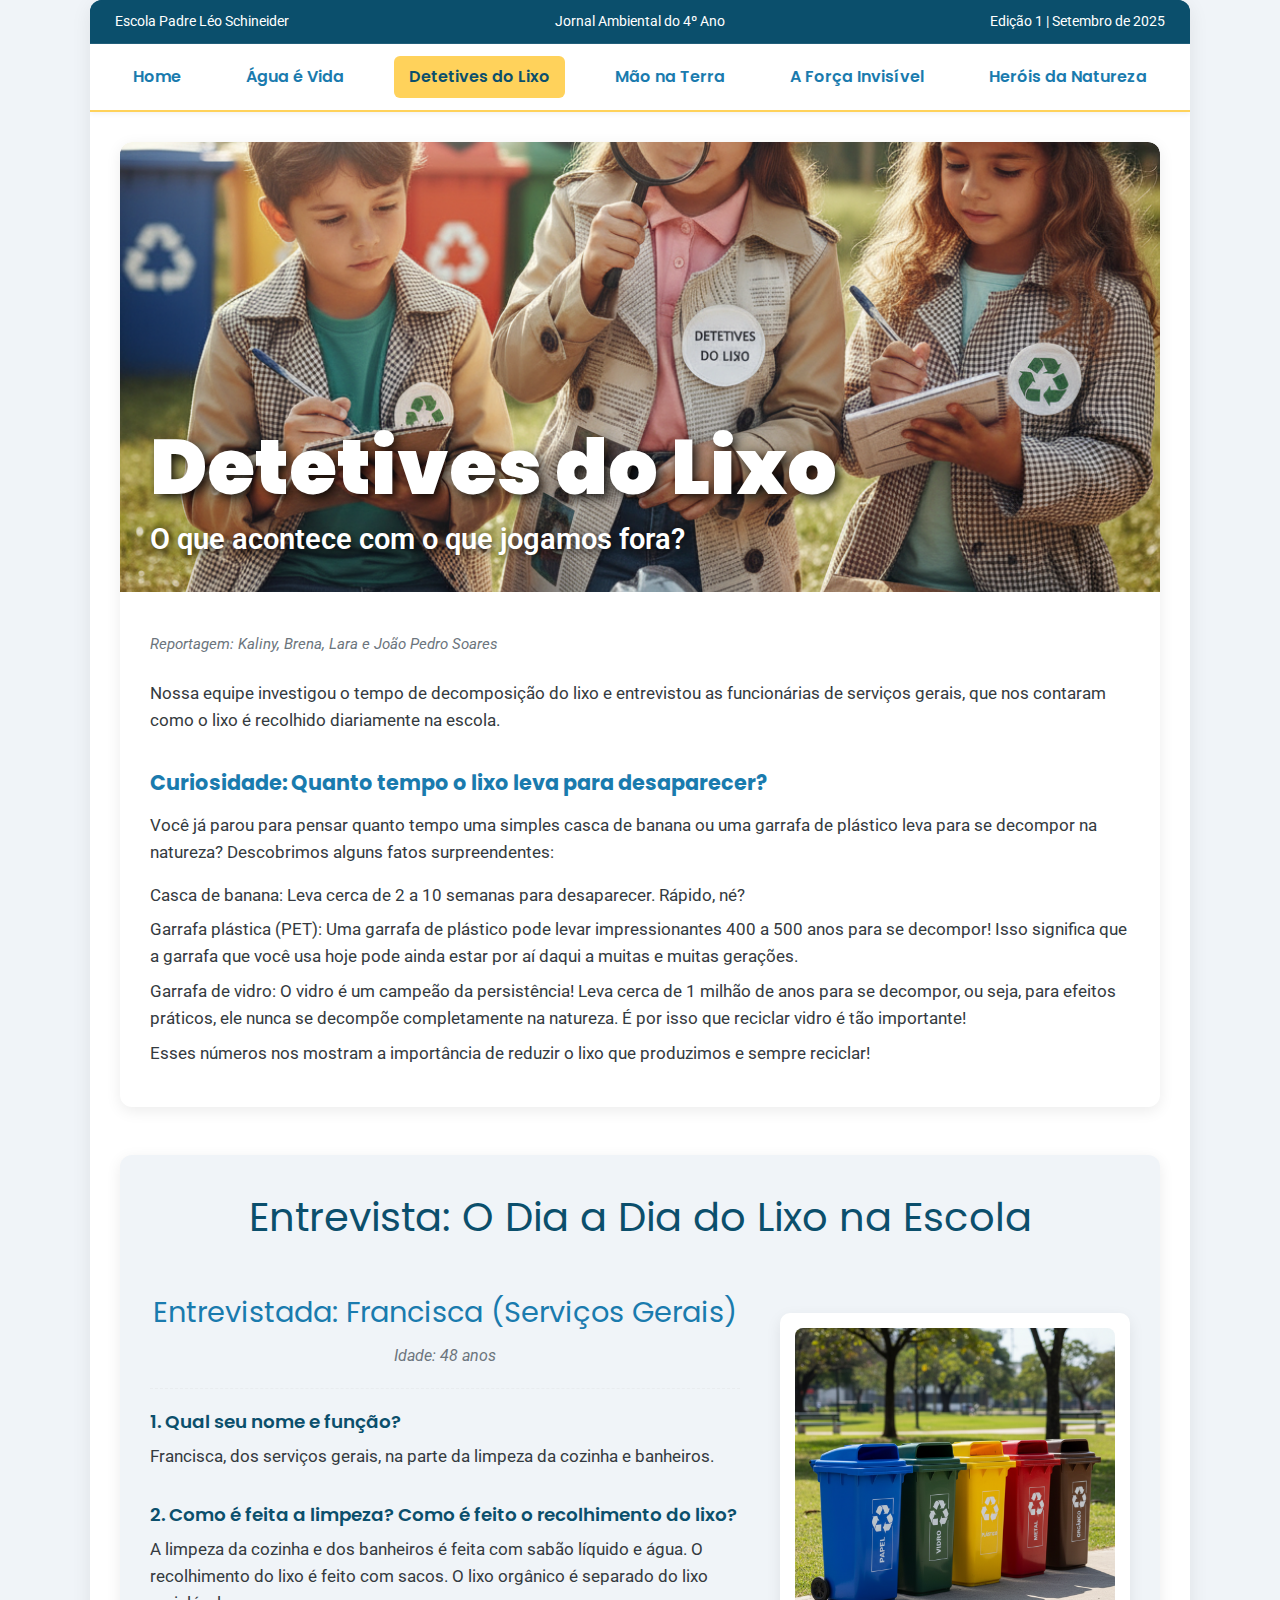
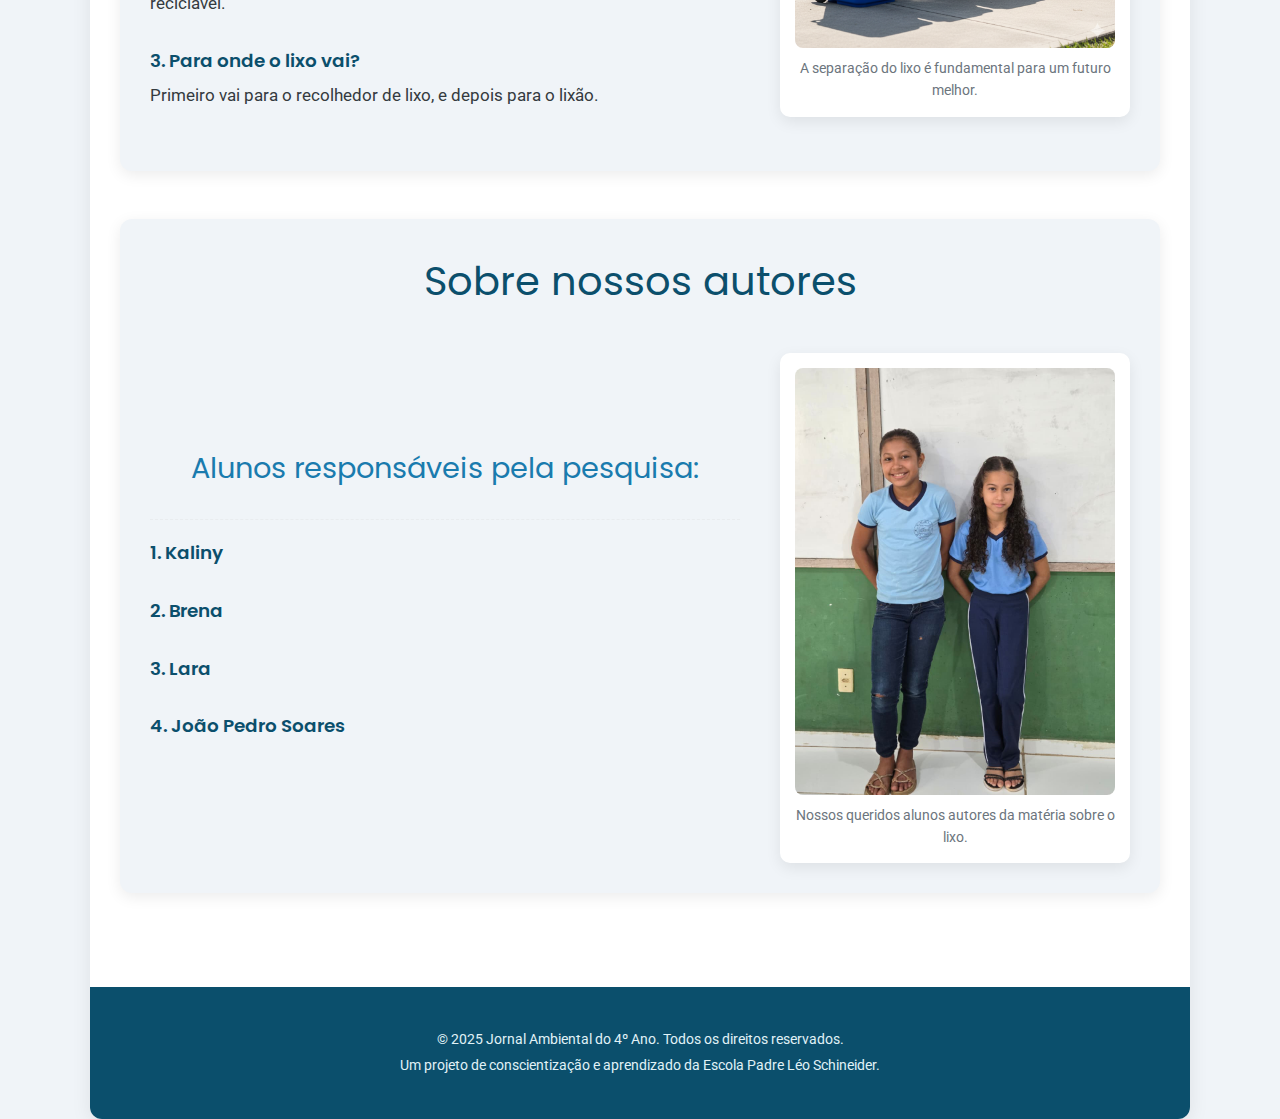
<file: materia-lixo.html>
<!DOCTYPE html>
<html lang="pt-BR">
<head>
    <meta charset="UTF-8">
    <meta name="viewport" content="width=device-width, initial-scale=1.0">
    <title>Detetives do Lixo | Jornal Ambiental do 4º Ano</title>
    <link rel="stylesheet" href="styles/index/reset.css">
    <link rel="stylesheet" href="styles/index/style.css">
    <link rel="stylesheet" href="styles/materia-lixo/style.css"> </head>
<body>
    <div class="container">
        <header>
            <div class="header-info">
                <span>Escola Padre Léo Schineider</span>
                <span>Jornal Ambiental do 4º Ano</span>
                <span>Edição 1 | Setembro de 2025</span>
            </div>
            <nav class="main-nav">
                <ul>
                  <li><a href="index.html">Home</a></li>
                    <li><a href="materia-agua.html">Água é Vida</a></li>
                    <li><a href="materia-lixo.html" class="active">Detetives do Lixo</a></li>
                    <li><a href="materia-horta.html">Mão na Terra</a></li>
                    <li><a href="materia-energia.html">A Força Invisível</a></li>
                    <li><a href="materia-natureza.html">Heróis da Natureza</a></li>
                </ul>
            </nav>
        </header>

        <main class="single-article-page">
            <article class="main-content-full">
                <div class="article-header-image">
                    <img src="assets/detetive-lixo.png" alt="Criança olhando para o lixo no chão com uma lupa">
                    <div class="image-title-overlay">
                        <h1>Detetives do Lixo</h1>
                        <p>O que acontece com o que jogamos fora?</p>
                    </div>
                </div>

                <div class="article-body">
                    <p class="autores">Reportagem: <strong>Kaliny, Brena, Lara e João Pedro Soares</strong></p>
                    <p>Nossa equipe investigou o tempo de decomposição do lixo e entrevistou as funcionárias de serviços gerais, que nos contaram como o lixo é recolhido diariamente na escola.</p>

                    <h4>Curiosidade: Quanto tempo o lixo leva para desaparecer?</h4>
                    <p>Você já parou para pensar quanto tempo uma simples casca de banana ou uma garrafa de plástico leva para se decompor na natureza? Descobrimos alguns fatos surpreendentes:</p>
                    <ul>
                        <li><strong>Casca de banana:</strong> Leva cerca de 2 a 10 semanas para desaparecer. Rápido, né?</li>
                        <li><strong>Garrafa plástica (PET):</strong> Uma garrafa de plástico pode levar impressionantes 400 a 500 anos para se decompor! Isso significa que a garrafa que você usa hoje pode ainda estar por aí daqui a muitas e muitas gerações.</li>
                        <li><strong>Garrafa de vidro:</strong> O vidro é um campeão da persistência! Leva cerca de 1 milhão de anos para se decompor, ou seja, para efeitos práticos, ele nunca se decompõe completamente na natureza. É por isso que reciclar vidro é tão importante!</li>
                    </ul>
                    <p>Esses números nos mostram a importância de reduzir o lixo que produzimos e sempre reciclar!</p>
                </div>
            </article>

            <section class="interview-section">
                <h2>Entrevista: O Dia a Dia do Lixo na Escola</h2>
                <div class="interview-grid-container">
                    <div class="interview-content">
                        <div class="interviewee-info">
                            <h3>Entrevistada: Francisca (Serviços Gerais)</h3>
                            <p>Idade: 48 anos</p>
                        </div>

                        <div class="questions-answers">
                            <div class="qa-item">
                                <p class="question">1. Qual seu nome e função?</p>
                                <p class="answer">Francisca, dos serviços gerais, na parte da limpeza da cozinha e banheiros.</p>
                            </div>
                            <div class="qa-item">
                                <p class="question">2. Como é feita a limpeza? Como é feito o recolhimento do lixo?</p>
                                <p class="answer">A limpeza da cozinha e dos banheiros é feita com sabão líquido e água. O recolhimento do lixo é feito com sacos. O lixo orgânico é separado do lixo reciclável.</p>
                            </div>
                            <div class="qa-item">
                                <p class="question">3. Para onde o lixo vai?</p>
                                <p class="answer">Primeiro vai para o recolhedor de lixo, e depois para o lixão.</p>
                            </div>
                        </div>
                    </div>
                    <div class="interview-image">
                        <img src="assets/lixeira-separacao.png" alt="Lixeiras coloridas para coleta seletiva de lixo"> 
                        <p class="image-caption">A separação do lixo é fundamental para um futuro melhor.</p>
                    </div>
                </div>
            </section>

               <section class="interview-section">
                <h2>Sobre nossos autores</h2>
                <div class="interview-grid-container"> <div class="interview-content">
                        <div class="interviewee-info">
                            <h3>Alunos responsáveis pela pesquisa:</h3>
                        </div>

                        <div class="questions-answers">
                            <div class="qa-item">
                                <p class="question">1. Kaliny</p>
                            </div>
                            <div class="qa-item">
                                <p class="question">2. Brena</p>
                            </div>
                            <div class="qa-item">
                                <p class="question">3. Lara</p>
                            </div>
                            <div class="qa-item">
                                <p class="question">4. João Pedro Soares</p>
                            </div>
                        </div>
                    </div>
                    <div class="interview-image">
                        <img src="assets/grupo-detetives-lixo.jpg" alt="Foto dos alunos autores da matéria sobre lixo.">
                        <p class="image-caption">Nossos queridos alunos autores da matéria sobre o lixo.</p>
                    </div>
                </div>
            </section>
        </main>

        <footer class="site-footer">
            <p>&copy; 2025 Jornal Ambiental do 4º Ano. Todos os direitos reservados.</p>
            <p>Um projeto de conscientização e aprendizado da Escola Padre Léo Schineider.</p>
        </footer>
    </div>
</body>
</html>
</file>
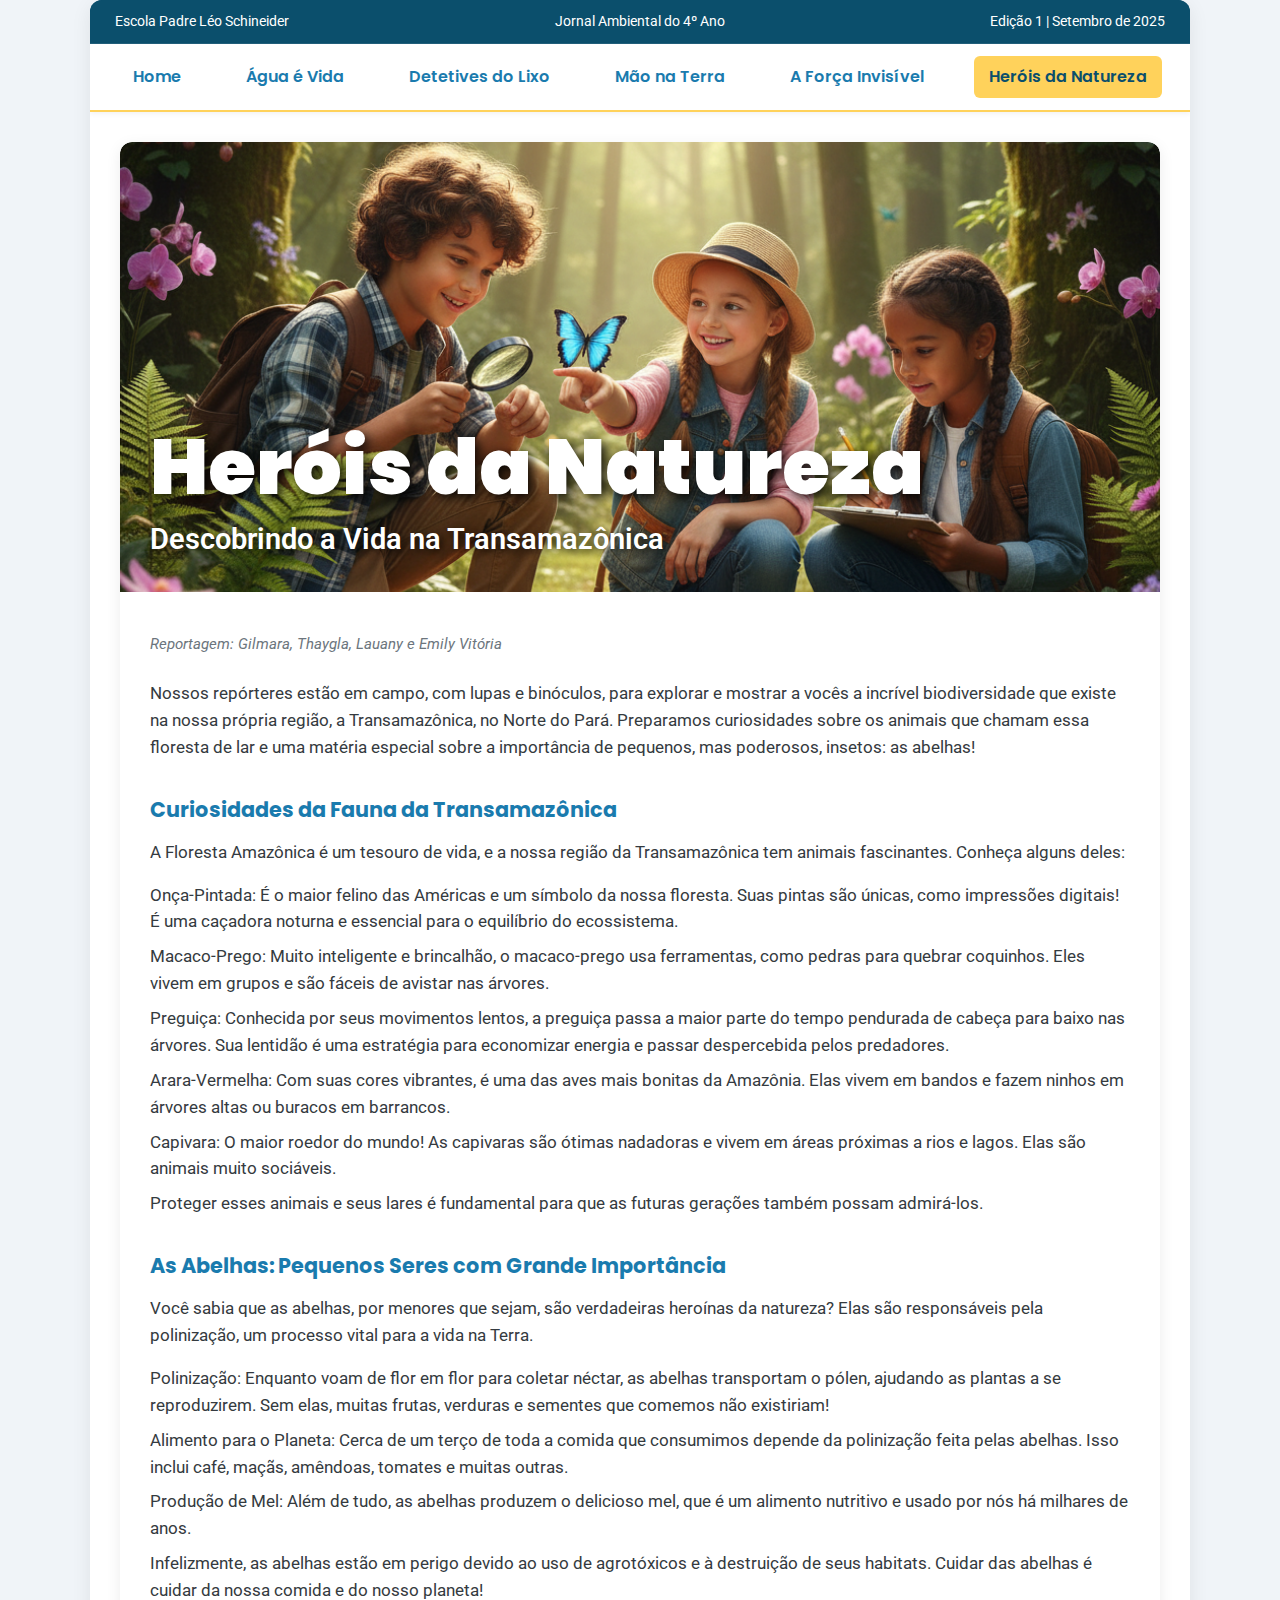
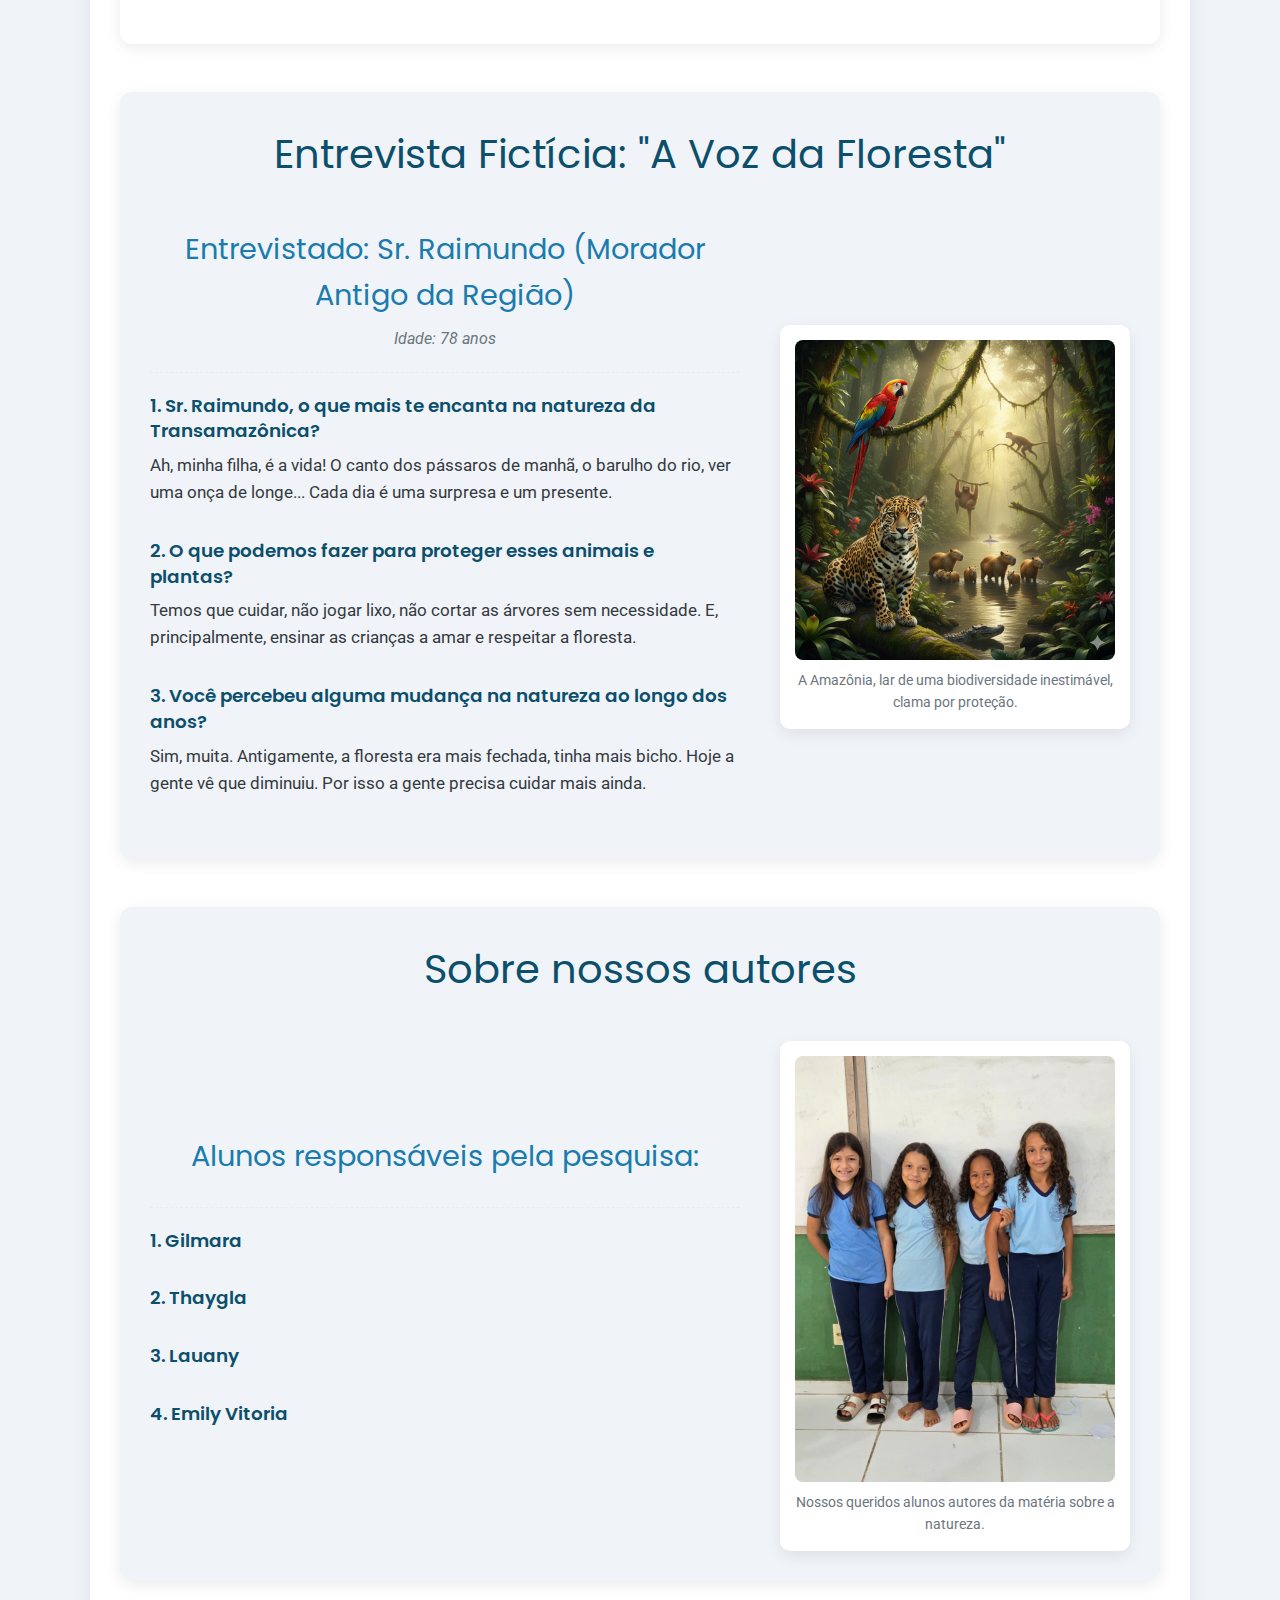
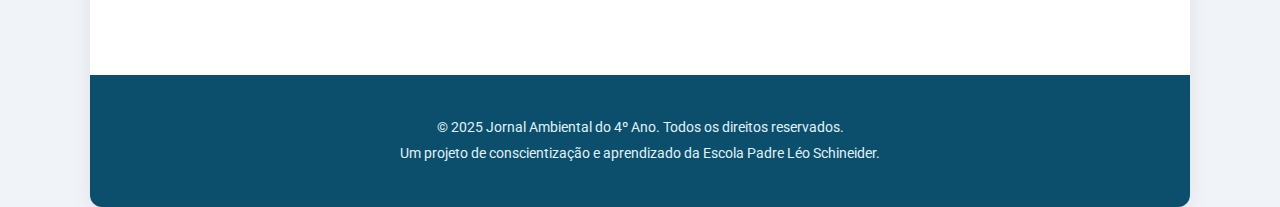
<file: materia-natureza.html>
<!DOCTYPE html>
<html lang="pt-BR">
<head>
    <meta charset="UTF-8">
    <meta name="viewport" content="width=device-width, initial-scale=1.0">
    <title>Heróis da Natureza | Jornal Ambiental do 4º Ano</title>
    <link rel="stylesheet" href="styles/index/reset.css">
    <link rel="stylesheet" href="styles/index/style.css">
    <link rel="stylesheet" href="styles/materia-natureza/style.css"> </head>
<body>
    <div class="container">
        <header>
            <div class="header-info">
                <span>Escola Padre Léo Schineider</span>
                <span>Jornal Ambiental do 4º Ano</span>
                <span>Edição 1 | Setembro de 2025</span>
            </div>
            <nav class="main-nav">
                <ul>
                    <li><a href="index.html">Home</a></li>
                    <li><a href="materia-agua.html">Água é Vida</a></li>
                    <li><a href="materia-lixo.html">Detetives do Lixo</a></li>
                    <li><a href="materia-horta.html">Mão na Terra</a></li>
                    <li><a href="materia-energia.html">A Força Invisível</a></li>
                    <li><a href="materia-natureza.html" class="active">Heróis da Natureza</a></li>
                </ul>
            </nav>
        </header>

        <main class="single-article-page">
            <article class="main-content-full">
                <div class="article-header-image">
                    <img src="assets/herois-natureza.png" alt="Crianças explorando a natureza com lupa e binóculos">
                    <div class="image-title-overlay">
                        <h1>Heróis da Natureza</h1>
                        <p>Descobrindo a Vida na Transamazônica</p>
                    </div>
                </div>

                <div class="article-body">
                    <p class="autores">Reportagem: <strong>Gilmara, Thaygla, Lauany e Emily Vitória</strong></p>
                    <p>Nossos repórteres estão em campo, com lupas e binóculos, para explorar e mostrar a vocês a incrível biodiversidade que existe na nossa própria região, a Transamazônica, no Norte do Pará. Preparamos curiosidades sobre os animais que chamam essa floresta de lar e uma matéria especial sobre a importância de pequenos, mas poderosos, insetos: as abelhas!</p>

                    <h4>Curiosidades da Fauna da Transamazônica</h4>
                    <p>A Floresta Amazônica é um tesouro de vida, e a nossa região da Transamazônica tem animais fascinantes. Conheça alguns deles:</p>
                    <ul>
                        <li><strong>Onça-Pintada:</strong> É o maior felino das Américas e um símbolo da nossa floresta. Suas pintas são únicas, como impressões digitais! É uma caçadora noturna e essencial para o equilíbrio do ecossistema.</li>
                        <li><strong>Macaco-Prego:</strong> Muito inteligente e brincalhão, o macaco-prego usa ferramentas, como pedras para quebrar coquinhos. Eles vivem em grupos e são fáceis de avistar nas árvores.</li>
                        <li><strong>Preguiça:</strong> Conhecida por seus movimentos lentos, a preguiça passa a maior parte do tempo pendurada de cabeça para baixo nas árvores. Sua lentidão é uma estratégia para economizar energia e passar despercebida pelos predadores.</li>
                        <li><strong>Arara-Vermelha:</strong> Com suas cores vibrantes, é uma das aves mais bonitas da Amazônia. Elas vivem em bandos e fazem ninhos em árvores altas ou buracos em barrancos.</li>
                        <li><strong>Capivara:</strong> O maior roedor do mundo! As capivaras são ótimas nadadoras e vivem em áreas próximas a rios e lagos. Elas são animais muito sociáveis.</li>
                    </ul>
                    <p>Proteger esses animais e seus lares é fundamental para que as futuras gerações também possam admirá-los.</p>

                    <h4>As Abelhas: Pequenos Seres com Grande Importância</h4>
                    <p>Você sabia que as abelhas, por menores que sejam, são verdadeiras heroínas da natureza? Elas são responsáveis pela polinização, um processo vital para a vida na Terra.</p>
                    <ul>
                        <li><strong>Polinização:</strong> Enquanto voam de flor em flor para coletar néctar, as abelhas transportam o pólen, ajudando as plantas a se reproduzirem. Sem elas, muitas frutas, verduras e sementes que comemos não existiriam!</li>
                        <li><strong>Alimento para o Planeta:</strong> Cerca de um terço de toda a comida que consumimos depende da polinização feita pelas abelhas. Isso inclui café, maçãs, amêndoas, tomates e muitas outras.</li>
                        <li><strong>Produção de Mel:</strong> Além de tudo, as abelhas produzem o delicioso mel, que é um alimento nutritivo e usado por nós há milhares de anos.</li>
                    </ul>
                    <p>Infelizmente, as abelhas estão em perigo devido ao uso de agrotóxicos e à destruição de seus habitats. Cuidar das abelhas é cuidar da nossa comida e do nosso planeta!</p>
                </div>
            </article>

            <section class="interview-section">
                <h2>Entrevista Fictícia: "A Voz da Floresta"</h2>
                <div class="interview-grid-container">
                    <div class="interview-content">
                        <div class="interviewee-info">
                            <h3>Entrevistado: Sr. Raimundo (Morador Antigo da Região)</h3>
                            <p>Idade: 78 anos</p>
                        </div>

                        <div class="questions-answers">
                            <div class="qa-item">
                                <p class="question">1. Sr. Raimundo, o que mais te encanta na natureza da Transamazônica?</p>
                                <p class="answer">Ah, minha filha, é a vida! O canto dos pássaros de manhã, o barulho do rio, ver uma onça de longe... Cada dia é uma surpresa e um presente.</p>
                            </div>
                            <div class="qa-item">
                                <p class="question">2. O que podemos fazer para proteger esses animais e plantas?</p>
                                <p class="answer">Temos que cuidar, não jogar lixo, não cortar as árvores sem necessidade. E, principalmente, ensinar as crianças a amar e respeitar a floresta.</p>
                            </div>
                            <div class="qa-item">
                                <p class="question">3. Você percebeu alguma mudança na natureza ao longo dos anos?</p>
                                <p class="answer">Sim, muita. Antigamente, a floresta era mais fechada, tinha mais bicho. Hoje a gente vê que diminuiu. Por isso a gente precisa cuidar mais ainda.</p>
                            </div>
                        </div>
                    </div>
                    <div class="interview-image">
                        <img src="assets/transamazonica-animais.png" alt="Diversos animais da Amazônia (onça, macaco, arara) em uma cena de floresta vibrante">
                        <p class="image-caption">A Amazônia, lar de uma biodiversidade inestimável, clama por proteção.</p>
                    </div>
                </div>
            </section>

            <section class="interview-section">
                <h2>Sobre nossos autores</h2>
                <div class="interview-grid-container"> <div class="interview-content">
                        <div class="interviewee-info">
                            <h3>Alunos responsáveis pela pesquisa:</h3>
                        </div>

                        <div class="questions-answers">
                            <div class="qa-item">
                                <p class="question">1. Gilmara</p>
                            </div>
                            <div class="qa-item">
                                <p class="question">2. Thaygla</p>
                            </div>
                            <div class="qa-item">
                                <p class="question">3. Lauany</p>
                            </div>
                            <div class="qa-item">
                                <p class="question">4. Emily Vitoria</p>
                            </div>
                        </div>
                    </div>
                    <div class="interview-image">
                        <img src="assets/grupo-herois-natureza.jpg" alt="Foto dos alunos autores da matéria sobre a natureza.">
                        <p class="image-caption">Nossos queridos alunos autores da matéria sobre a natureza.</p>
                    </div>
                </div>
            </section>
        </main>

        <footer class="site-footer">
            <p>&copy; 2025 Jornal Ambiental do 4º Ano. Todos os direitos reservados.</p>
            <p>Um projeto de conscientização e aprendizado da Escola Padre Léo Schineider.</p>
        </footer>
    </div>
</body>
</html>
</file>
<file: styles/index/style.css>
/* Importação da fonte Roboto e Poppins (para títulos) */
@import url('https://fonts.googleapis.com/css2?family=Roboto:wght@400;600&family=Poppins:wght@400;600;700;900&display=swap');

:root {
    --cor-azul-escuro: #0B4F6C;
    --cor-azul-claro: #1A7BAE;
    --cor-amarelo: #FFD25B;
    --cor-texto-principal: #343a40;
    --cor-texto-secundario: #6c757d;
    --cor-fundo-claro: #F0F4F8;
    --cor-branco: #FFFFFF;
    --cor-borda-leve: #e9ecef;
    --sombra-leve: rgba(0, 0, 0, 0.08);
    --sombra-media: rgba(0, 0, 0, 0.15);
}

body {
    font-family: 'Roboto', sans-serif; /* Fonte para o corpo do texto */
    background-color: var(--cor-fundo-claro);
    color: var(--cor-texto-principal);
    line-height: 1.6;
    margin: 0;
    -webkit-font-smoothing: antialiased;
    -moz-osx-font-smoothing: grayscale;
}

.container {
    max-width: 1100px;
    margin: 0 auto;
    background-color: var(--cor-branco);
    box-shadow: 0 5px 20px var(--sombra-leve);
    border-radius: 12px;
    overflow: hidden;
}

/* Cabeçalho */
header {
    background-color: var(--cor-azul-escuro);
    color: var(--cor-branco);
}

.header-info {
    display: flex;
    justify-content: space-between;
    align-items: center;
    padding: 10px 25px;
    font-size: 0.9rem;
    background-color: var(--cor-azul-escuro);
    border-bottom: 1px solid rgba(255, 255, 255, 0.1);
}

/* Menu de Navegação */
.main-nav {
    background-color: var(--cor-branco);
    border-bottom: 2px solid var(--cor-amarelo);
    box-shadow: 0 2px 5px rgba(0,0,0,0.05);
}

.main-nav ul {
    display: flex;
    justify-content: center;
    flex-wrap: wrap;
    gap: 10px 35px;
    list-style: none;
    margin: 0;
    padding: 12px 20px;
}

.main-nav a {
    text-decoration: none;
    color: var(--cor-azul-claro);
    font-family: 'Poppins', sans-serif; /* Poppins para links de navegação */
    font-weight: 600;
    padding: 8px 15px;
    display: block;
    position: relative;
    transition: color 0.3s ease, background-color 0.3s ease, border-radius 0.3s ease;
    border-radius: 6px;
}

.main-nav a:hover {
    color: var(--cor-azul-escuro);
    background-color: var(--cor-amarelo);
    border-radius: 6px;
}

/* Artigo Principal */
main {
    padding: 30px;
}

.main-article {
    display: grid;
    grid-template-columns: 280px 1fr;
    gap: 30px;
    grid-template-areas:
        "side-photo main-photo"
        "side-photo main-content";
    margin-bottom: 3rem;
}

.side-photo-placeholder {
    grid-area: side-photo;
    border-radius: 12px;
    overflow: hidden;
    box-shadow: 0 2px 8px var(--sombra-leve);
}
.main-photo-placeholder {
    grid-area: main-photo;
    border-radius: 12px;
    overflow: hidden;
    position: relative;
    box-shadow: 0 2px 8px var(--sombra-leve);
    min-height: 400px;
}
.image-title-overlay {
    position: absolute;
    bottom: 25px;
    left: 25px;
    color: var(--cor-branco);
    z-index: 10;
}
.image-title-overlay h1 {
    font-family: 'Poppins', sans-serif;
    font-size: 3.8rem;
    font-weight: 900;
    line-height: 1;
    text-shadow: 3px 3px 10px rgba(0,0,0,0.8);
    margin: 0;
}
.image-title-overlay p {
    font-size: 1.4rem;
    font-weight: 600;
    text-shadow: 2px 2px 6px rgba(0,0,0,0.8);
    margin-top: 5px;
}

.main-photo-placeholder img,
.side-photo-placeholder img {
    width: 100%;
    height: 100%;
    object-fit: cover;
    display: block;
    transition: transform 0.3s ease-in-out;
}
.main-photo-placeholder img:hover,
.side-photo-placeholder img:hover {
    transform: scale(1.03);
}

.main-content {
    grid-area: main-content;
    padding-top: 0;
    font-size: 1rem;
}

.article-title {
    display: none;
}

.main-content h2 {
    font-family: 'Poppins', sans-serif;
    font-size: 2.2rem;
    color: var(--cor-azul-escuro);
    line-height: 1.2;
    margin-top: 0;
    margin-bottom: 0.8rem;
}

.autores {
    font-style: italic;
    color: var(--cor-texto-secundario);
    margin-bottom: 1.5rem;
    font-size: 0.95rem;
}
.main-content h4 {
    font-family: 'Poppins', sans-serif;
    font-weight: 700;
    color: var(--cor-azul-claro);
    margin-top: 2rem;
    margin-bottom: 0.8rem;
    font-size: 1.3rem;
}
.main-content ul {
    list-style-position: inside;
    padding-left: 0;
    margin-top: 1rem;
}
.main-content li {
    margin-bottom: 0.5rem;
}

/* Seção de Matérias em Destaque */
.featured-section {
    padding: 3rem 0;
    border-top: 3px solid var(--cor-amarelo);
    margin-top: 3rem;
    text-align: center;
}
.featured-section h2 {
    font-family: 'Poppins', sans-serif;
    font-size: 2.5rem;
    color: var(--cor-azul-escuro);
    margin-bottom: 3rem;
}
.featured-articles-grid {
    display: grid;
    grid-template-columns: repeat(auto-fit, minmax(250px, 1fr));
    gap: 30px;
    text-align: left;
}
.featured-card {
    border: 1px solid var(--cor-borda-leve);
    border-radius: 12px;
    overflow: hidden;
    background-color: var(--cor-branco);
    padding: 20px;
    box-shadow: 0 4px 10px var(--sombra-leve);
    text-decoration: none;
    color: inherit;
    display: flex;
    flex-direction: column;
    transition: transform 0.3s ease-in-out, box-shadow 0.3s ease-in-out;
}
.featured-card:hover {
    cursor: pointer;
    transform: translateY(-8px);
    box-shadow: 0 10px 25px var(--sombra-media);
}
.card-photo-wrapper {
    height: 160px;
    border-radius: 8px;
    overflow: hidden;
    margin-bottom: 15px;
    background-color: var(--cor-fundo-claro);
}
.card-photo-wrapper img {
    width: 100%;
    height: 100%;
    object-fit: cover;
    display: block;
}
.featured-card h3 {
    font-family: 'Poppins', sans-serif;
    color: var(--cor-azul-claro);
    font-size: 1.6rem;
    margin: 0 0 0.5rem;
}
.featured-card .autores {
    font-size: 0.85rem;
    margin-bottom: 1rem;
}
.featured-card p {
    font-size: 0.95rem;
    flex-grow: 1;
}

/* Rodapé */
.site-footer {
    text-align: center;
    padding: 2.5rem;
    margin-top: 4rem;
    background-color: var(--cor-azul-escuro);
    color: #e0f2f7;
    font-size: 0.9rem;
    line-height: 1.8;
}
.site-footer p:last-child {
    margin-bottom: 0;
}

/* ########## MEDIA QUERIES PARA RESPONSIVIDADE ########## */
@media (max-width: 992px) {
    .main-article {
        grid-template-columns: 200px 1fr;
    }
}

/* Para telas menores que 768px (tablets e celulares) */
@media (max-width: 768px) {
    .container {
        border-radius: 0;
        box-shadow: none;
    }
    .header-info {
        flex-direction: column;
        text-align: center;
        gap: 5px;
        font-size: 0.8rem;
    }
    
    main {
        padding: 20px 15px;
    }

    .main-article {
        grid-template-columns: 1fr;
        grid-template-areas:
            "main-photo"
            "main-content"
            "side-photo";
        gap: 25px;
    }
    
    .image-title-overlay {
        display: none;
    }

    .article-title {
        display: block;
    }

    .main-photo-placeholder {
        min-height: 250px;
    }
    .side-photo-placeholder {
        height: 200px;
    }
}
</file>
<file: styles/materia-agua/style.css>
/* Importação da fonte Roboto e Poppins (para títulos) */
@import url('https://fonts.googleapis.com/css2?family=Roboto:wght@400;600&family=Poppins:wght@400;600;700;900&display=swap');

/* Variáveis de cores (reutilizadas do style.css principal) */
:root {
    --cor-azul-escuro: #0B4F6C;
    --cor-azul-claro: #1A7BAE;
    --cor-amarelo: #FFD25B;
    --cor-texto-principal: #343a40;
    --cor-texto-secundario: #6c757d;
    --cor-fundo-claro: #F0F4F8;
    --cor-branco: #FFFFFF;
    --cor-borda-leve: #e9ecef;
    --sombra-leve: rgba(0, 0, 0, 0.08);
}

/* Estilos para o link ativo na navegação */
.main-nav a.active {
    background-color: var(--cor-amarelo);
    color: var(--cor-azul-escuro);
    border-radius: 6px;
}
.main-nav a.active:hover {
    background-color: var(--cor-amarelo);
    color: var(--cor-azul-escuro);
}


/* Estilos específicos para a página da matéria individual */
.single-article-page {
    padding: 30px;
}

.main-content-full {
    background-color: var(--cor-branco);
    border-radius: 12px;
    box-shadow: 0 4px 15px var(--sombra-leve);
    margin-bottom: 3rem;
    overflow: hidden;
}

.article-header-image {
    position: relative;
    height: 450px;
    overflow: hidden;
    border-radius: 12px 12px 0 0;
}
.article-header-image img {
    width: 100%;
    height: 100%;
    object-fit: cover;
    display: block;
}
.article-header-image .image-title-overlay {
    position: absolute;
    bottom: 30px;
    left: 30px;
    color: var(--cor-branco);
    z-index: 10;
}
.article-header-image .image-title-overlay h1 {
    font-family: 'Poppins', sans-serif;
    font-size: 4.8rem;
    font-weight: 900;
    line-height: 1;
    text-shadow: 4px 4px 12px rgba(0,0,0,0.9);
    margin: 0;
}
.article-header-image .image-title-overlay p {
    font-family: 'Roboto', sans-serif; /* Subtítulo com Roboto */
    font-size: 1.8rem;
    font-weight: 600;
    text-shadow: 3px 3px 8px rgba(0,0,0,0.8);
    margin-top: 10px;
}

.article-body {
    padding: 40px 30px;
    font-size: 1.05rem;
    font-family: 'Roboto', sans-serif; /* Todo o corpo com Roboto */
}

.article-body .autores {
    font-style: italic;
    color: var(--cor-texto-secundario);
    margin-bottom: 1.5rem;
    font-size: 0.95rem;
    font-family: 'Roboto', sans-serif; /* Autores com Roboto */
}
.article-body h4 {
    font-family: 'Poppins', sans-serif; /* Títulos menores com Poppins */
    font-weight: 700;
    color: var(--cor-azul-claro);
    margin-top: 2rem;
    margin-bottom: 0.8rem;
    font-size: 1.3rem;
}
.article-body ul {
    list-style-position: inside;
    padding-left: 0;
    margin-top: 1rem;
}
.article-body li {
    margin-bottom: 0.5rem;
}


/* Seção de Entrevista */
.interview-section {
    background-color: var(--cor-fundo-claro);
    border-radius: 12px;
    box-shadow: 0 4px 15px var(--sombra-leve);
    padding: 30px;
    margin-top: 3rem;
    text-align: center;
}
.interview-section h2 {
    font-family: 'Poppins', sans-serif; /* Título da seção com Poppins */
    font-size: 2.5rem;
    color: var(--cor-azul-escuro);
    margin-bottom: 2.5rem;
    text-align: center;
}

.interview-grid-container {
    display: grid;
    grid-template-columns: 1fr 350px;
    gap: 40px;
    align-items: center;
}

.interviewee-info {
    padding-bottom: 20px;
    border-bottom: 1px dashed var(--cor-borda-leve);
    margin-bottom: 20px;
}
.interviewee-info h3 {
    font-family: 'Poppins', sans-serif; /* Nome do entrevistado com Poppins */
    font-size: 1.8rem;
    color: var(--cor-azul-claro);
    margin-bottom: 0.5rem;
}
.interviewee-info p {
    font-family: 'Roboto', sans-serif; /* Idade do entrevistado com Roboto */
    font-style: italic;
    color: var(--cor-texto-secundario);
    margin-bottom: 0;
}

.qa-item {
    margin-bottom: 2rem;
    text-align: left;
}
.qa-item .question {
    font-family: 'Poppins', sans-serif; /* Perguntas com Poppins */
    font-weight: 600;
    color: var(--cor-azul-escuro);
    margin-bottom: 0.5rem;
    font-size: 1.15rem;
    line-height: 1.4;
}
.qa-item .answer {
    font-family: 'Roboto', sans-serif; /* Respostas com Roboto */
    color: var(--cor-texto-principal);
    margin-left: 0;
    font-size: 1.05rem;
}

.interview-image {
    border-radius: 10px;
    overflow: hidden;
    box-shadow: 0 5px 15px var(--sombra-leve);
    text-align: center;
    align-self: center;
    background-color: var(--cor-branco);
    padding: 15px;
}
.interview-image img {
    width: 100%;
    height: auto;
    display: block;
    border-radius: 8px;
}
.interview-image .image-caption {
    font-family: 'Roboto', sans-serif; /* Legenda da imagem com Roboto */
    font-size: 0.85rem;
    color: var(--cor-texto-secundario);
    padding: 10px 0 0;
    margin: 0;
}


/* MEDIA QUERIES para materia-agua.html */
@media (max-width: 992px) {
    .article-header-image {
        height: 350px;
    }
    .article-header-image .image-title-overlay h1 {
        font-size: 3.8rem;
    }
    .article-header-image .image-title-overlay p {
        font-size: 1.5rem;
    }
    .interview-grid-container {
        grid-template-columns: 1fr 300px;
        gap: 30px;
    }
}

@media (max-width: 768px) {
    .single-article-page {
        padding: 15px;
    }
    .article-header-image {
        height: 280px;
        border-radius: 8px;
    }
    .article-header-image .image-title-overlay {
        left: 20px;
        bottom: 20px;
    }
    .article-header-image .image-title-overlay h1 {
        font-size: 2.5rem;
    }
    .article-header-image .image-title-overlay p {
        font-size: 1.1rem;
    }

    .article-body {
        padding: 25px 20px;
    }

    .interview-section {
        padding: 25px 20px;
    }
    .interview-section h2 {
        font-size: 2.2rem;
        margin-bottom: 2rem;
    }
    .interview-grid-container {
        grid-template-columns: 1fr;
        gap: 30px;
    }
    .interview-image {
        order: -1;
        margin-bottom: 15px;
        padding: 10px;
    }
    .interviewee-info {
        text-align: center;
    }
    .qa-item {
        text-align: center;
    }
    .qa-item .answer {
        font-size: 1rem;
    }
}

@media (max-width: 480px) {
    .article-header-image {
        height: 200px;
    }
    .article-header-image .image-title-overlay h1 {
        font-size: 2rem;
    }
    .article-header-image .image-title-overlay p {
        font-size: 0.9rem;
    }
    .article-body {
        font-size: 0.95rem;
    }
    .article-body h4 {
        font-size: 1.2rem;
    }
    .interview-section h2 {
        font-size: 1.8rem;
    }
    .interviewee-info h3 {
        font-size: 1.5rem;
    }
    .qa-item .question {
        font-size: 1rem;
    }
    .qa-item .answer {
        font-size: 0.95rem;
    }
}
</file>
<file: styles/materia-energia/style.css>
/* Importação da fonte Roboto e Poppins (para títulos) */
@import url('https://fonts.googleapis.com/css2?family=Roboto:wght@400;600&family=Poppins:wght@400;600;700;900&display=swap');

/* Variáveis de cores (reutilizadas do style.css principal) */
:root {
    --cor-azul-escuro: #0B4F6C;
    --cor-azul-claro: #1A7BAE;
    --cor-amarelo: #FFD25B;
    --cor-texto-principal: #343a40;
    --cor-texto-secundario: #6c757d;
    --cor-fundo-claro: #F0F4F8;
    --cor-branco: #FFFFFF;
    --cor-borda-leve: #e9ecef;
    --sombra-leve: rgba(0, 0, 0, 0.08);
}

/* Estilos para o link ativo na navegação */
.main-nav a.active {
    background-color: var(--cor-amarelo);
    color: var(--cor-azul-escuro);
    border-radius: 6px;
}
.main-nav a.active:hover {
    background-color: var(--cor-amarelo);
    color: var(--cor-azul-escuro);
}


/* Estilos específicos para a página da matéria individual */
.single-article-page {
    padding: 30px;
}

.main-content-full {
    background-color: var(--cor-branco);
    border-radius: 12px;
    box-shadow: 0 4px 15px var(--sombra-leve);
    margin-bottom: 3rem;
    overflow: hidden;
}

.article-header-image {
    position: relative;
    height: 450px;
    overflow: hidden;
    border-radius: 12px 12px 0 0;
}
.article-header-image img {
    width: 100%;
    height: 100%;
    object-fit: cover;
    display: block;
}
.article-header-image .image-title-overlay {
    position: absolute;
    bottom: 30px;
    left: 30px;
    color: var(--cor-branco);
    z-index: 10;
}
.article-header-image .image-title-overlay h1 {
    font-family: 'Poppins', sans-serif;
    font-size: 4.8rem;
    font-weight: 900;
    line-height: 1;
    text-shadow: 4px 4px 12px rgba(0,0,0,0.9);
    margin: 0;
}
.article-header-image .image-title-overlay p {
    font-family: 'Roboto', sans-serif;
    font-size: 1.8rem;
    font-weight: 600;
    text-shadow: 3px 3px 8px rgba(0,0,0,0.8);
    margin-top: 10px;
}

.article-body {
    padding: 40px 30px;
    font-size: 1.05rem;
    font-family: 'Roboto', sans-serif;
}

.article-body .autores {
    font-style: italic;
    color: var(--cor-texto-secundario);
    margin-bottom: 1.5rem;
    font-size: 0.95rem;
    font-family: 'Roboto', sans-serif;
}
.article-body h4 {
    font-family: 'Poppins', sans-serif;
    font-weight: 700;
    color: var(--cor-azul-claro);
    margin-top: 2rem;
    margin-bottom: 0.8rem;
    font-size: 1.3rem;
}
.article-body ul {
    list-style-position: inside;
    padding-left: 0;
    margin-top: 1rem;
}
.article-body li {
    margin-bottom: 0.5rem;
}


/* Seção de Entrevista */
.interview-section {
    background-color: var(--cor-fundo-claro);
    border-radius: 12px;
    box-shadow: 0 4px 15px var(--sombra-leve);
    padding: 30px;
    margin-top: 3rem;
    text-align: center;
}
.interview-section h2 {
    font-family: 'Poppins', sans-serif;
    font-size: 2.5rem;
    color: var(--cor-azul-escuro);
    margin-bottom: 2.5rem;
    text-align: center;
}

.interview-grid-container {
    display: grid;
    grid-template-columns: 1fr 350px;
    gap: 40px;
    align-items: center;
}

.interviewee-info {
    padding-bottom: 20px;
    border-bottom: 1px dashed var(--cor-borda-leve);
    margin-bottom: 20px;
}
.interviewee-info h3 {
    font-family: 'Poppins', sans-serif;
    font-size: 1.8rem;
    color: var(--cor-azul-claro);
    margin-bottom: 0.5rem;
}
.interviewee-info p {
    font-family: 'Roboto', sans-serif;
    font-style: italic;
    color: var(--cor-texto-secundario);
    margin-bottom: 0;
}

.qa-item {
    margin-bottom: 2rem;
    text-align: left;
}
.qa-item .question {
    font-family: 'Poppins', sans-serif;
    font-weight: 600;
    color: var(--cor-azul-escuro);
    margin-bottom: 0.5rem;
    font-size: 1.15rem;
    line-height: 1.4;
}
.qa-item .answer {
    font-family: 'Roboto', sans-serif;
    color: var(--cor-texto-principal);
    margin-left: 0;
    font-size: 1.05rem;
}

.interview-image {
    border-radius: 10px;
    overflow: hidden;
    box-shadow: 0 5px 15px var(--sombra-leve);
    text-align: center;
    align-self: center;
    background-color: var(--cor-branco);
    padding: 15px;
}
.interview-image img {
    width: 100%;
    height: auto;
    display: block;
    border-radius: 8px;
}
.interview-image .image-caption {
    font-family: 'Roboto', sans-serif;
    font-size: 0.85rem;
    color: var(--cor-texto-secundario);
    padding: 10px 0 0;
    margin: 0;
}


/* MEDIA QUERIES para materia-energia.html */
@media (max-width: 992px) {
    .article-header-image {
        height: 350px;
    }
    .article-header-image .image-title-overlay h1 {
        font-size: 3.8rem;
    }
    .article-header-image .image-title-overlay p {
        font-size: 1.5rem;
    }
    .interview-grid-container {
        grid-template-columns: 1fr 300px;
        gap: 30px;
    }
}

@media (max-width: 768px) {
    .single-article-page {
        padding: 15px;
    }
    .article-header-image {
        height: 280px;
        border-radius: 8px;
    }
    .article-header-image .image-title-overlay {
        left: 20px;
        bottom: 20px;
    }
    .article-header-image .image-title-overlay h1 {
        font-size: 2.5rem;
    }
    .article-header-image .image-title-overlay p {
        font-size: 1.1rem;
    }

    .article-body {
        padding: 25px 20px;
    }

    .interview-section {
        padding: 25px 20px;
    }
    .interview-section h2 {
        font-size: 2.2rem;
        margin-bottom: 2rem;
    }
    .interview-grid-container {
        grid-template-columns: 1fr;
        gap: 30px;
    }
    .interview-image {
        order: -1;
        margin-bottom: 15px;
        padding: 10px;
    }
    .interviewee-info {
        text-align: center;
    }
    .qa-item {
        text-align: center;
    }
    .qa-item .answer {
        font-size: 1rem;
    }
}

@media (max-width: 480px) {
    .article-header-image {
        height: 200px;
    }
    .article-header-image .image-title-overlay h1 {
        font-size: 2rem;
    }
    .article-header-image .image-title-overlay p {
        font-size: 0.9rem;
    }
    .article-body {
        font-size: 0.95rem;
    }
    .article-body h4 {
        font-size: 1.2rem;
    }
    .interview-section h2 {
        font-size: 1.8rem;
    }
    .interviewee-info h3 {
        font-size: 1.5rem;
    }
    .qa-item .question {
        font-size: 1rem;
    }
    .qa-item .answer {
        font-size: 0.95rem;
    }
}
</file>
<file: styles/materia-horta/style.css>
/* Importação da fonte Roboto e Poppins (para títulos) */
@import url('https://fonts.googleapis.com/css2?family=Roboto:wght@400;600&family=Poppins:wght@400;600;700;900&display=swap');

/* Variáveis de cores (reutilizadas do style.css principal) */
:root {
    --cor-azul-escuro: #0B4F6C;
    --cor-azul-claro: #1A7BAE;
    --cor-amarelo: #FFD25B;
    --cor-texto-principal: #343a40;
    --cor-texto-secundario: #6c757d;
    --cor-fundo-claro: #F0F4F8;
    --cor-branco: #FFFFFF;
    --cor-borda-leve: #e9ecef;
    --sombra-leve: rgba(0, 0, 0, 0.08);
}

/* Estilos para o link ativo na navegação */
.main-nav a.active {
    background-color: var(--cor-amarelo);
    color: var(--cor-azul-escuro);
    border-radius: 6px;
}
.main-nav a.active:hover {
    background-color: var(--cor-amarelo);
    color: var(--cor-azul-escuro);
}


/* Estilos específicos para a página da matéria individual */
.single-article-page {
    padding: 30px;
}

.main-content-full {
    background-color: var(--cor-branco);
    border-radius: 12px;
    box-shadow: 0 4px 15px var(--sombra-leve);
    margin-bottom: 3rem;
    overflow: hidden;
}

.article-header-image {
    position: relative;
    height: 450px;
    overflow: hidden;
    border-radius: 12px 12px 0 0;
}
.article-header-image img {
    width: 100%;
    height: 100%;
    object-fit: cover;
    display: block;
}
.article-header-image .image-title-overlay {
    position: absolute;
    bottom: 30px;
    left: 30px;
    color: var(--cor-branco);
    z-index: 10;
}
.article-header-image .image-title-overlay h1 {
    font-family: 'Poppins', sans-serif;
    font-size: 4.8rem;
    font-weight: 900;
    line-height: 1;
    text-shadow: 4px 4px 12px rgba(0,0,0,0.9);
    margin: 0;
}
.article-header-image .image-title-overlay p {
    font-family: 'Roboto', sans-serif;
    font-size: 1.8rem;
    font-weight: 600;
    text-shadow: 3px 3px 8px rgba(0,0,0,0.8);
    margin-top: 10px;
}

.article-body {
    padding: 40px 30px;
    font-size: 1.05rem;
    font-family: 'Roboto', sans-serif;
}

.article-body .autores {
    font-style: italic;
    color: var(--cor-texto-secundario);
    margin-bottom: 1.5rem;
    font-size: 0.95rem;
    font-family: 'Roboto', sans-serif;
}
.article-body h4 {
    font-family: 'Poppins', sans-serif;
    font-weight: 700;
    color: var(--cor-azul-claro);
    margin-top: 2rem;
    margin-bottom: 0.8rem;
    font-size: 1.3rem;
}
.article-body ul {
    list-style-position: inside;
    padding-left: 0;
    margin-top: 1rem;
}
.article-body li {
    margin-bottom: 0.5rem;
}


/* Seção de Entrevista */
.interview-section {
    background-color: var(--cor-fundo-claro);
    border-radius: 12px;
    box-shadow: 0 4px 15px var(--sombra-leve);
    padding: 30px;
    margin-top: 3rem;
    text-align: center;
}
.interview-section h2 {
    font-family: 'Poppins', sans-serif;
    font-size: 2.5rem;
    color: var(--cor-azul-escuro);
    margin-bottom: 2.5rem;
    text-align: center;
}

.interview-grid-container {
    display: grid;
    grid-template-columns: 1fr 350px;
    gap: 40px;
    align-items: center;
}

.interviewee-info {
    padding-bottom: 20px;
    border-bottom: 1px dashed var(--cor-borda-leve);
    margin-bottom: 20px;
}
.interviewee-info h3 {
    font-family: 'Poppins', sans-serif;
    font-size: 1.8rem;
    color: var(--cor-azul-claro);
    margin-bottom: 0.5rem;
}
.interviewee-info p {
    font-family: 'Roboto', sans-serif;
    font-style: italic;
    color: var(--cor-texto-secundario);
    margin-bottom: 0;
}

.qa-item {
    margin-bottom: 2rem;
    text-align: left;
}
.qa-item .question {
    font-family: 'Poppins', sans-serif;
    font-weight: 600;
    color: var(--cor-azul-escuro);
    margin-bottom: 0.5rem;
    font-size: 1.15rem;
    line-height: 1.4;
}
.qa-item .answer {
    font-family: 'Roboto', sans-serif;
    color: var(--cor-texto-principal);
    margin-left: 0;
    font-size: 1.05rem;
}

.interview-image {
    border-radius: 10px;
    overflow: hidden;
    box-shadow: 0 5px 15px var(--sombra-leve);
    text-align: center;
    align-self: center;
    background-color: var(--cor-branco);
    padding: 15px;
}
.interview-image img {
    width: 100%;
    height: auto;
    display: block;
    border-radius: 8px;
}
.interview-image .image-caption {
    font-family: 'Roboto', sans-serif;
    font-size: 0.85rem;
    color: var(--cor-texto-secundario);
    padding: 10px 0 0;
    margin: 0;
}


/* MEDIA QUERIES para materia-horta.html */
@media (max-width: 992px) {
    .article-header-image {
        height: 350px;
    }
    .article-header-image .image-title-overlay h1 {
        font-size: 3.8rem;
    }
    .article-header-image .image-title-overlay p {
        font-size: 1.5rem;
    }
    .interview-grid-container {
        grid-template-columns: 1fr 300px;
        gap: 30px;
    }
}

@media (max-width: 768px) {
    .single-article-page {
        padding: 15px;
    }
    .article-header-image {
        height: 280px;
        border-radius: 8px;
    }
    .article-header-image .image-title-overlay {
        left: 20px;
        bottom: 20px;
    }
    .article-header-image .image-title-overlay h1 {
        font-size: 2.5rem;
    }
    .article-header-image .image-title-overlay p {
        font-size: 1.1rem;
    }

    .article-body {
        padding: 25px 20px;
    }

    .interview-section {
        padding: 25px 20px;
    }
    .interview-section h2 {
        font-size: 2.2rem;
        margin-bottom: 2rem;
    }
    .interview-grid-container {
        grid-template-columns: 1fr;
        gap: 30px;
    }
    .interview-image {
        order: -1;
        margin-bottom: 15px;
        padding: 10px;
    }
    .interviewee-info {
        text-align: center;
    }
    .qa-item {
        text-align: center;
    }
    .qa-item .answer {
        font-size: 1rem;
    }
}

@media (max-width: 480px) {
    .article-header-image {
        height: 200px;
    }
    .article-header-image .image-title-overlay h1 {
        font-size: 2rem;
    }
    .article-header-image .image-title-overlay p {
        font-size: 0.9rem;
    }
    .article-body {
        font-size: 0.95rem;
    }
    .article-body h4 {
        font-size: 1.2rem;
    }
    .interview-section h2 {
        font-size: 1.8rem;
    }
    .interviewee-info h3 {
        font-size: 1.5rem;
    }
    .qa-item .question {
        font-size: 1rem;
    }
    .qa-item .answer {
        font-size: 0.95rem;
    }
}
</file>
<file: styles/materia-lixo/style.css>
/* Importação da fonte Roboto e Poppins (para títulos) */
@import url('https://fonts.googleapis.com/css2?family=Roboto:wght@400;600&family=Poppins:wght@400;600;700;900&display=swap');

/* Variáveis de cores (reutilizadas do style.css principal) */
:root {
    --cor-azul-escuro: #0B4F6C;
    --cor-azul-claro: #1A7BAE;
    --cor-amarelo: #FFD25B;
    --cor-texto-principal: #343a40;
    --cor-texto-secundario: #6c757d;
    --cor-fundo-claro: #F0F4F8;
    --cor-branco: #FFFFFF;
    --cor-borda-leve: #e9ecef;
    --sombra-leve: rgba(0, 0, 0, 0.08);
}

/* Estilos para o link ativo na navegação */
.main-nav a.active {
    background-color: var(--cor-amarelo);
    color: var(--cor-azul-escuro);
    border-radius: 6px;
}
.main-nav a.active:hover {
    background-color: var(--cor-amarelo);
    color: var(--cor-azul-escuro);
}


/* Estilos específicos para a página da matéria individual */
.single-article-page {
    padding: 30px;
}

.main-content-full {
    background-color: var(--cor-branco);
    border-radius: 12px;
    box-shadow: 0 4px 15px var(--sombra-leve);
    margin-bottom: 3rem;
    overflow: hidden;
}

.article-header-image {
    position: relative;
    height: 450px;
    overflow: hidden;
    border-radius: 12px 12px 0 0;
}
.article-header-image img {
    width: 100%;
    height: 100%;
    object-fit: cover;
    display: block;
}
.article-header-image .image-title-overlay {
    position: absolute;
    bottom: 30px;
    left: 30px;
    color: var(--cor-branco);
    z-index: 10;
}
.article-header-image .image-title-overlay h1 {
    font-family: 'Poppins', sans-serif;
    font-size: 4.8rem;
    font-weight: 900;
    line-height: 1;
    text-shadow: 4px 4px 12px rgba(0,0,0,0.9);
    margin: 0;
}
.article-header-image .image-title-overlay p {
    font-family: 'Roboto', sans-serif;
    font-size: 1.8rem;
    font-weight: 600;
    text-shadow: 3px 3px 8px rgba(0,0,0,0.8);
    margin-top: 10px;
}

.article-body {
    padding: 40px 30px;
    font-size: 1.05rem;
    font-family: 'Roboto', sans-serif;
}

.article-body .autores {
    font-style: italic;
    color: var(--cor-texto-secundario);
    margin-bottom: 1.5rem;
    font-size: 0.95rem;
    font-family: 'Roboto', sans-serif;
}
.article-body h4 {
    font-family: 'Poppins', sans-serif;
    font-weight: 700;
    color: var(--cor-azul-claro);
    margin-top: 2rem;
    margin-bottom: 0.8rem;
    font-size: 1.3rem;
}
.article-body ul {
    list-style-position: inside;
    padding-left: 0;
    margin-top: 1rem;
}
.article-body li {
    margin-bottom: 0.5rem;
}


/* Seção de Entrevista */
.interview-section {
    background-color: var(--cor-fundo-claro);
    border-radius: 12px;
    box-shadow: 0 4px 15px var(--sombra-leve);
    padding: 30px;
    margin-top: 3rem;
    text-align: center;
}
.interview-section h2 {
    font-family: 'Poppins', sans-serif;
    font-size: 2.5rem;
    color: var(--cor-azul-escuro);
    margin-bottom: 2.5rem;
    text-align: center;
}

.interview-grid-container {
    display: grid;
    grid-template-columns: 1fr 350px;
    gap: 40px;
    align-items: center;
}

.interviewee-info {
    padding-bottom: 20px;
    border-bottom: 1px dashed var(--cor-borda-leve);
    margin-bottom: 20px;
}
.interviewee-info h3 {
    font-family: 'Poppins', sans-serif;
    font-size: 1.8rem;
    color: var(--cor-azul-claro);
    margin-bottom: 0.5rem;
}
.interviewee-info p {
    font-family: 'Roboto', sans-serif;
    font-style: italic;
    color: var(--cor-texto-secundario);
    margin-bottom: 0;
}

.qa-item {
    margin-bottom: 2rem;
    text-align: left;
}
.qa-item .question {
    font-family: 'Poppins', sans-serif;
    font-weight: 600;
    color: var(--cor-azul-escuro);
    margin-bottom: 0.5rem;
    font-size: 1.15rem;
    line-height: 1.4;
}
.qa-item .answer {
    font-family: 'Roboto', sans-serif;
    color: var(--cor-texto-principal);
    margin-left: 0;
    font-size: 1.05rem;
}

.interview-image {
    border-radius: 10px;
    overflow: hidden;
    box-shadow: 0 5px 15px var(--sombra-leve);
    text-align: center;
    align-self: center;
    background-color: var(--cor-branco);
    padding: 15px;
}
.interview-image img {
    width: 100%;
    height: auto;
    display: block;
    border-radius: 8px;
}
.interview-image .image-caption {
    font-family: 'Roboto', sans-serif;
    font-size: 0.85rem;
    color: var(--cor-texto-secundario);
    padding: 10px 0 0;
    margin: 0;
}


/* MEDIA QUERIES para materia-lixo.html */
@media (max-width: 992px) {
    .article-header-image {
        height: 350px;
    }
    .article-header-image .image-title-overlay h1 {
        font-size: 3.8rem;
    }
    .article-header-image .image-title-overlay p {
        font-size: 1.5rem;
    }
    .interview-grid-container {
        grid-template-columns: 1fr 300px;
        gap: 30px;
    }
}

@media (max-width: 768px) {
    .single-article-page {
        padding: 15px;
    }
    .article-header-image {
        height: 280px;
        border-radius: 8px;
    }
    .article-header-image .image-title-overlay {
        left: 20px;
        bottom: 20px;
    }
    .article-header-image .image-title-overlay h1 {
        font-size: 2.5rem;
    }
    .article-header-image .image-title-overlay p {
        font-size: 1.1rem;
    }

    .article-body {
        padding: 25px 20px;
    }

    .interview-section {
        padding: 25px 20px;
    }
    .interview-section h2 {
        font-size: 2.2rem;
        margin-bottom: 2rem;
    }
    .interview-grid-container {
        grid-template-columns: 1fr;
        gap: 30px;
    }
    .interview-image {
        order: -1;
        margin-bottom: 15px;
        padding: 10px;
    }
    .interviewee-info {
        text-align: center;
    }
    .qa-item {
        text-align: center;
    }
    .qa-item .answer {
        font-size: 1rem;
    }
}

@media (max-width: 480px) {
    .article-header-image {
        height: 200px;
    }
    .article-header-image .image-title-overlay h1 {
        font-size: 2rem;
    }
    .article-header-image .image-title-overlay p {
        font-size: 0.9rem;
    }
    .article-body {
        font-size: 0.95rem;
    }
    .article-body h4 {
        font-size: 1.2rem;
    }
    .interview-section h2 {
        font-size: 1.8rem;
    }
    .interviewee-info h3 {
        font-size: 1.5rem;
    }
    .qa-item .question {
        font-size: 1rem;
    }
    .qa-item .answer {
        font-size: 0.95rem;
    }
}
</file>
<file: styles/materia-natureza/style.css>
/* Importação da fonte Roboto e Poppins (para títulos) */
@import url('https://fonts.googleapis.com/css2?family=Roboto:wght@400;600&family=Poppins:wght@400;600;700;900&display=swap');

/* Variáveis de cores (reutilizadas do style.css principal) */
:root {
    --cor-azul-escuro: #0B4F6C;
    --cor-azul-claro: #1A7BAE;
    --cor-amarelo: #FFD25B;
    --cor-texto-principal: #343a40;
    --cor-texto-secundario: #6c757d;
    --cor-fundo-claro: #F0F4F8;
    --cor-branco: #FFFFFF;
    --cor-borda-leve: #e9ecef;
    --sombra-leve: rgba(0, 0, 0, 0.08);
}

/* Estilos para o link ativo na navegação */
.main-nav a.active {
    background-color: var(--cor-amarelo);
    color: var(--cor-azul-escuro);
    border-radius: 6px;
}
.main-nav a.active:hover {
    background-color: var(--cor-amarelo);
    color: var(--cor-azul-escuro);
}


/* Estilos específicos para a página da matéria individual */
.single-article-page {
    padding: 30px;
}

.main-content-full {
    background-color: var(--cor-branco);
    border-radius: 12px;
    box-shadow: 0 4px 15px var(--sombra-leve);
    margin-bottom: 3rem;
    overflow: hidden;
}

.article-header-image {
    position: relative;
    height: 450px;
    overflow: hidden;
    border-radius: 12px 12px 0 0;
}
.article-header-image img {
    width: 100%;
    height: 100%;
    object-fit: cover;
    display: block;
}
.article-header-image .image-title-overlay {
    position: absolute;
    bottom: 30px;
    left: 30px;
    color: var(--cor-branco);
    z-index: 10;
}
.article-header-image .image-title-overlay h1 {
    font-family: 'Poppins', sans-serif;
    font-size: 4.8rem;
    font-weight: 900;
    line-height: 1;
    text-shadow: 4px 4px 12px rgba(0,0,0,0.9);
    margin: 0;
}
.article-header-image .image-title-overlay p {
    font-family: 'Roboto', sans-serif;
    font-size: 1.8rem;
    font-weight: 600;
    text-shadow: 3px 3px 8px rgba(0,0,0,0.8);
    margin-top: 10px;
}

.article-body {
    padding: 40px 30px;
    font-size: 1.05rem;
    font-family: 'Roboto', sans-serif;
}

.article-body .autores {
    font-style: italic;
    color: var(--cor-texto-secundario);
    margin-bottom: 1.5rem;
    font-size: 0.95rem;
    font-family: 'Roboto', sans-serif;
}
.article-body h4 {
    font-family: 'Poppins', sans-serif;
    font-weight: 700;
    color: var(--cor-azul-claro);
    margin-top: 2rem;
    margin-bottom: 0.8rem;
    font-size: 1.3rem;
}
.article-body ul {
    list-style-position: inside;
    padding-left: 0;
    margin-top: 1rem;
}
.article-body li {
    margin-bottom: 0.5rem;
}


/* Seção de Entrevista */
.interview-section {
    background-color: var(--cor-fundo-claro);
    border-radius: 12px;
    box-shadow: 0 4px 15px var(--sombra-leve);
    padding: 30px;
    margin-top: 3rem;
    text-align: center;
}
.interview-section h2 {
    font-family: 'Poppins', sans-serif;
    font-size: 2.5rem;
    color: var(--cor-azul-escuro);
    margin-bottom: 2.5rem;
    text-align: center;
}

.interview-grid-container {
    display: grid;
    grid-template-columns: 1fr 350px;
    gap: 40px;
    align-items: center;
}

.interviewee-info {
    padding-bottom: 20px;
    border-bottom: 1px dashed var(--cor-borda-leve);
    margin-bottom: 20px;
}
.interviewee-info h3 {
    font-family: 'Poppins', sans-serif;
    font-size: 1.8rem;
    color: var(--cor-azul-claro);
    margin-bottom: 0.5rem;
}
.interviewee-info p {
    font-family: 'Roboto', sans-serif;
    font-style: italic;
    color: var(--cor-texto-secundario);
    margin-bottom: 0;
}

.qa-item {
    margin-bottom: 2rem;
    text-align: left;
}
.qa-item .question {
    font-family: 'Poppins', sans-serif;
    font-weight: 600;
    color: var(--cor-azul-escuro);
    margin-bottom: 0.5rem;
    font-size: 1.15rem;
    line-height: 1.4;
}
.qa-item .answer {
    font-family: 'Roboto', sans-serif;
    color: var(--cor-texto-principal);
    margin-left: 0;
    font-size: 1.05rem;
}

.interview-image {
    border-radius: 10px;
    overflow: hidden;
    box-shadow: 0 5px 15px var(--sombra-leve);
    text-align: center;
    align-self: center;
    background-color: var(--cor-branco);
    padding: 15px;
}
.interview-image img {
    width: 100%;
    height: auto;
    display: block;
    border-radius: 8px;
}
.interview-image .image-caption {
    font-family: 'Roboto', sans-serif;
    font-size: 0.85rem;
    color: var(--cor-texto-secundario);
    padding: 10px 0 0;
    margin: 0;
}


/* MEDIA QUERIES para materia-natureza.html */
@media (max-width: 992px) {
    .article-header-image {
        height: 350px;
    }
    .article-header-image .image-title-overlay h1 {
        font-size: 3.8rem;
    }
    .article-header-image .image-title-overlay p {
        font-size: 1.5rem;
    }
    .interview-grid-container {
        grid-template-columns: 1fr 300px;
        gap: 30px;
    }
}

@media (max-width: 768px) {
    .single-article-page {
        padding: 15px;
    }
    .article-header-image {
        height: 280px;
        border-radius: 8px;
    }
    .article-header-image .image-title-overlay {
        left: 20px;
        bottom: 20px;
    }
    .article-header-image .image-title-overlay h1 {
        font-size: 2.5rem;
    }
    .article-header-image .image-title-overlay p {
        font-size: 1.1rem;
    }

    .article-body {
        padding: 25px 20px;
    }

    .interview-section {
        padding: 25px 20px;
    }
    .interview-section h2 {
        font-size: 2.2rem;
        margin-bottom: 2rem;
    }
    .interview-grid-container {
        grid-template-columns: 1fr;
        gap: 30px;
    }
    .interview-image {
        order: -1;
        margin-bottom: 15px;
        padding: 10px;
    }
    .interviewee-info {
        text-align: center;
    }
    .qa-item {
        text-align: center;
    }
    .qa-item .answer {
        font-size: 1rem;
    }
}

@media (max-width: 480px) {
    .article-header-image {
        height: 200px;
    }
    .article-header-image .image-title-overlay h1 {
        font-size: 2rem;
    }
    .article-header-image .image-title-overlay p {
        font-size: 0.9rem;
    }
    .article-body {
        font-size: 0.95rem;
    }
    .article-body h4 {
        font-size: 1.2rem;
    }
    .interview-section h2 {
        font-size: 1.8rem;
    }
    .interviewee-info h3 {
        font-size: 1.5rem;
    }
    .qa-item .question {
        font-size: 1rem;
    }
    .qa-item .answer {
        font-size: 0.95rem;
    }
}
</file>
